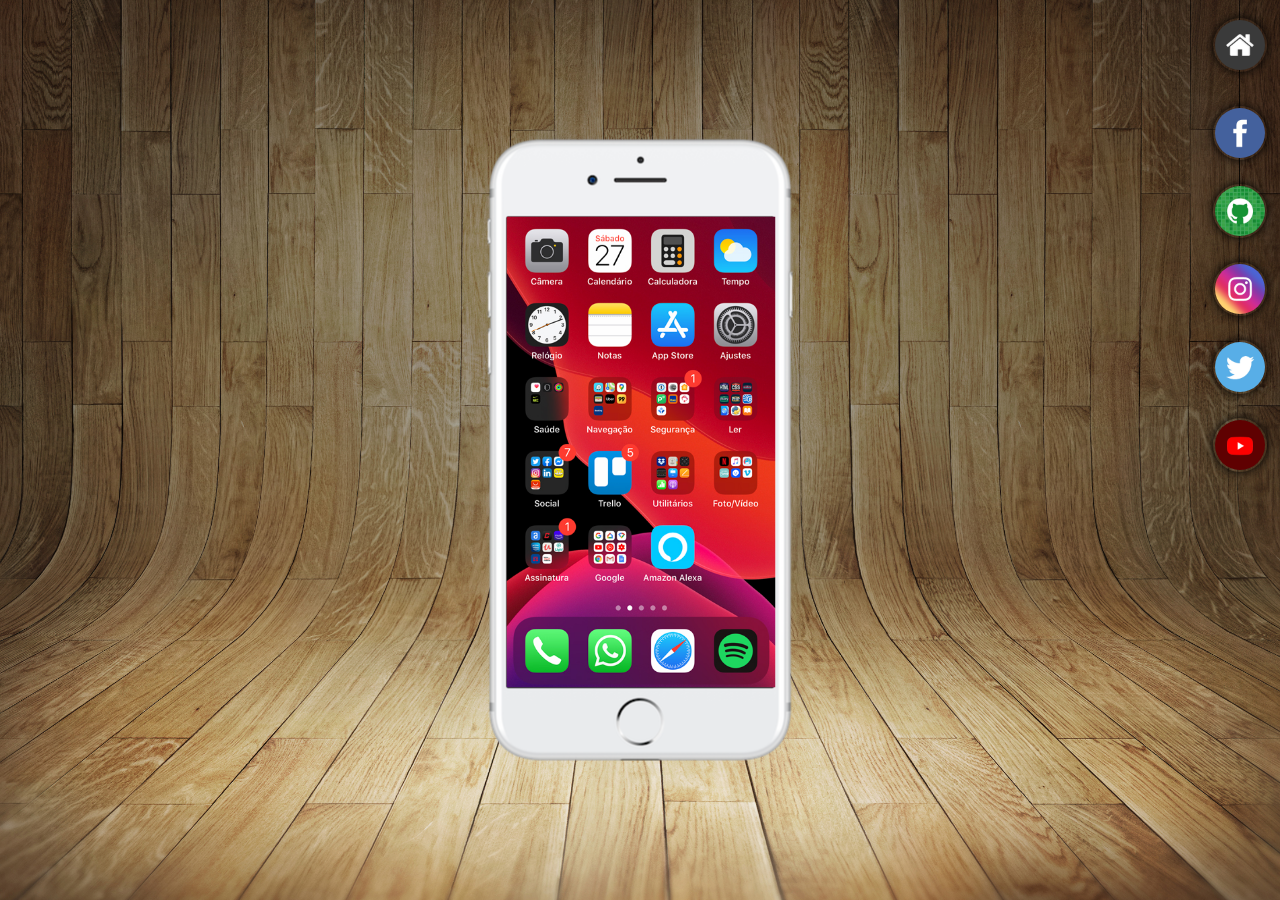
<file: index.html>
<!DOCTYPE html>
<html lang="pt-br">
<head>
    <meta charset="UTF-8">
    <meta name="viewport" content="width=device-width, initial-scale=1.0">
    <title>Projeto Redes Sociais</title>
    <link rel="shortcut icon" href="favicon/favicon.ico" type="image/x-icon">
    <link rel="stylesheet" href="estilos/styles.css">
</head>
<body>
    <main>
        <section id="iphone">
            <iframe src="paginas/home.html"  frameborder="0" name="tela" id="tela"></iframe>
        </section>
        <section id="social">
            <a href="paginas/home.html" target="tela"><img src="imagens/logo-home.jpg" alt="logo-home" id="home"></a>
            <a href="paginas/facebook.html" target="tela"><img src="imagens/logo-facebook.jpg" alt="logo-facebook"></a>
            <a href="paginas/github.html" target="tela"><img src="imagens/logo-github.jpg" alt="logo-github"></a>

            <a href="paginas/instagram.html" target="tela"><img src="imagens/logo-instagram.jpg" alt="logo-instagram"></a>

            <a href="paginas/twitter.html" target="tela"><img src="imagens/logo-twitter.jpg" alt="logo-twitter"></a>

            <a href="paginas/youtube.html" target="tela"><img src="imagens/logo-youtube.jpg" alt="logo-youtube"></a>
        </section>
    </main>
</body>
</html>
</file>
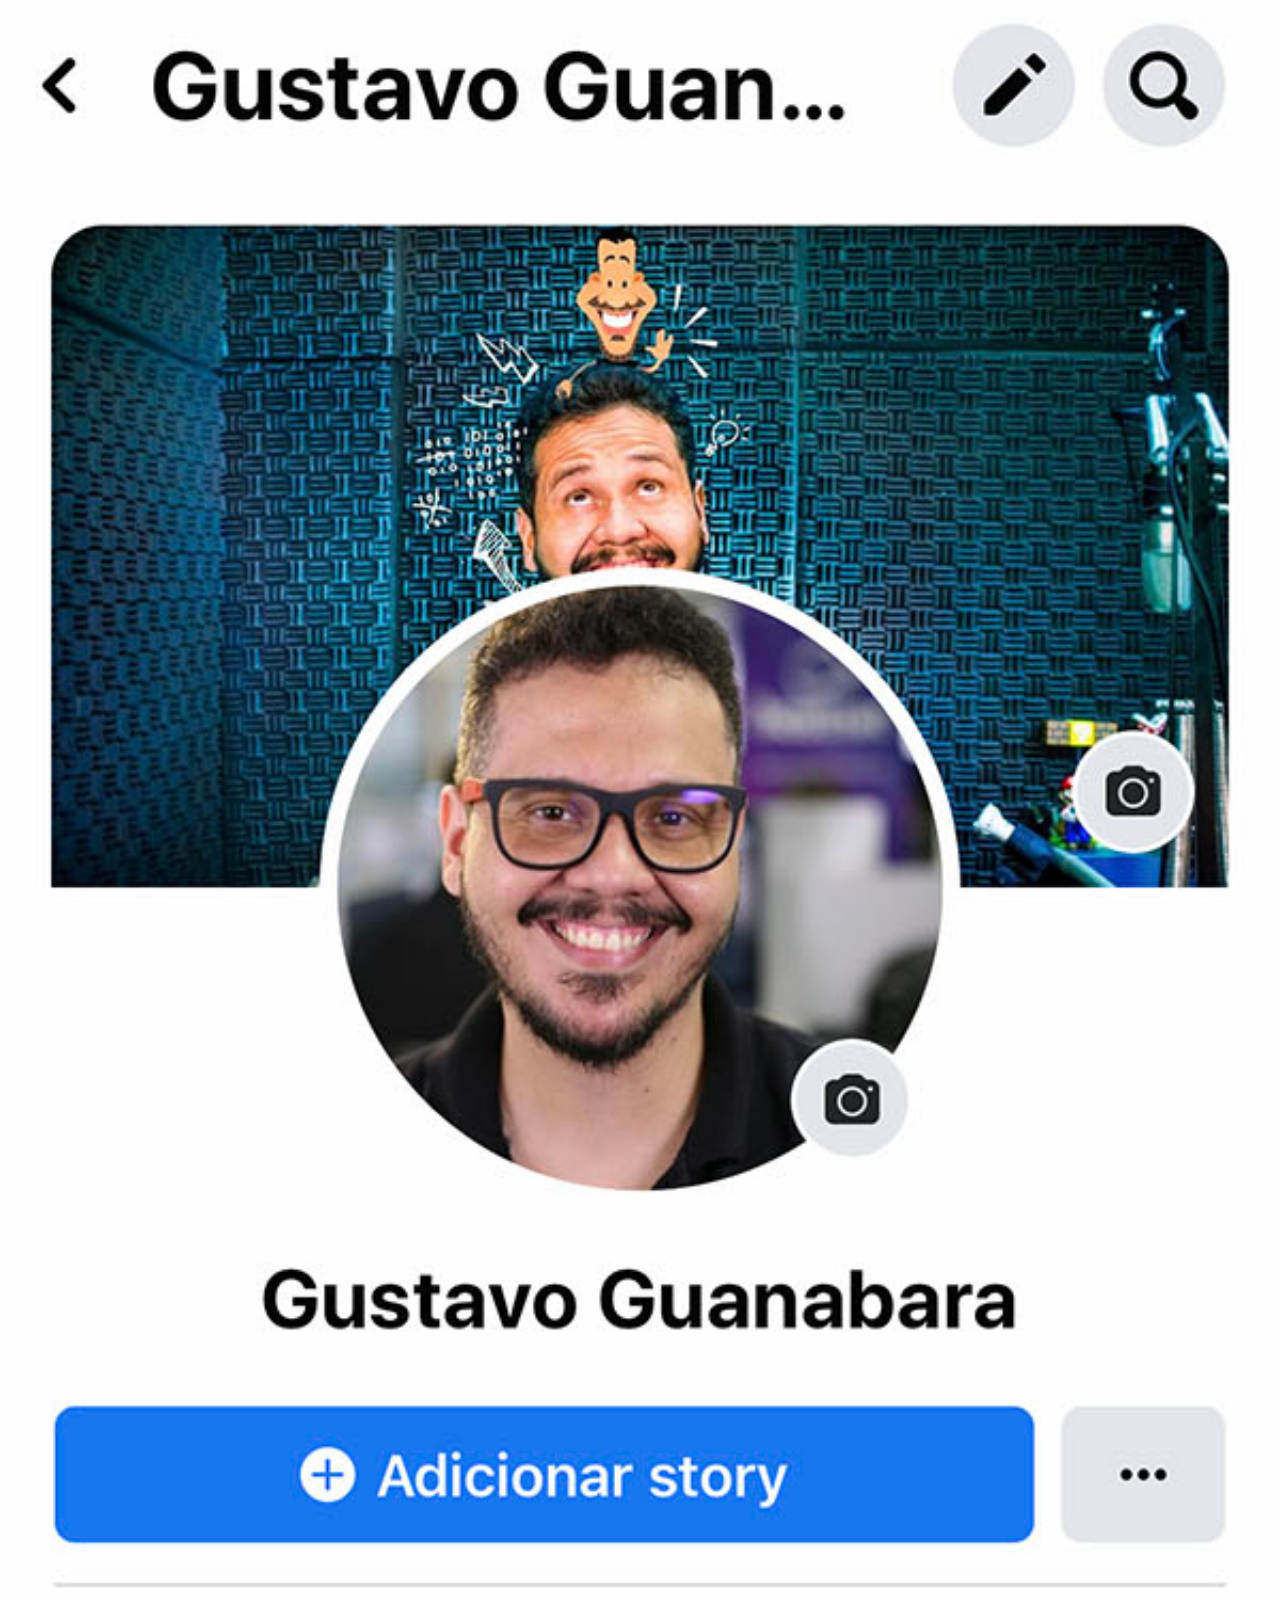
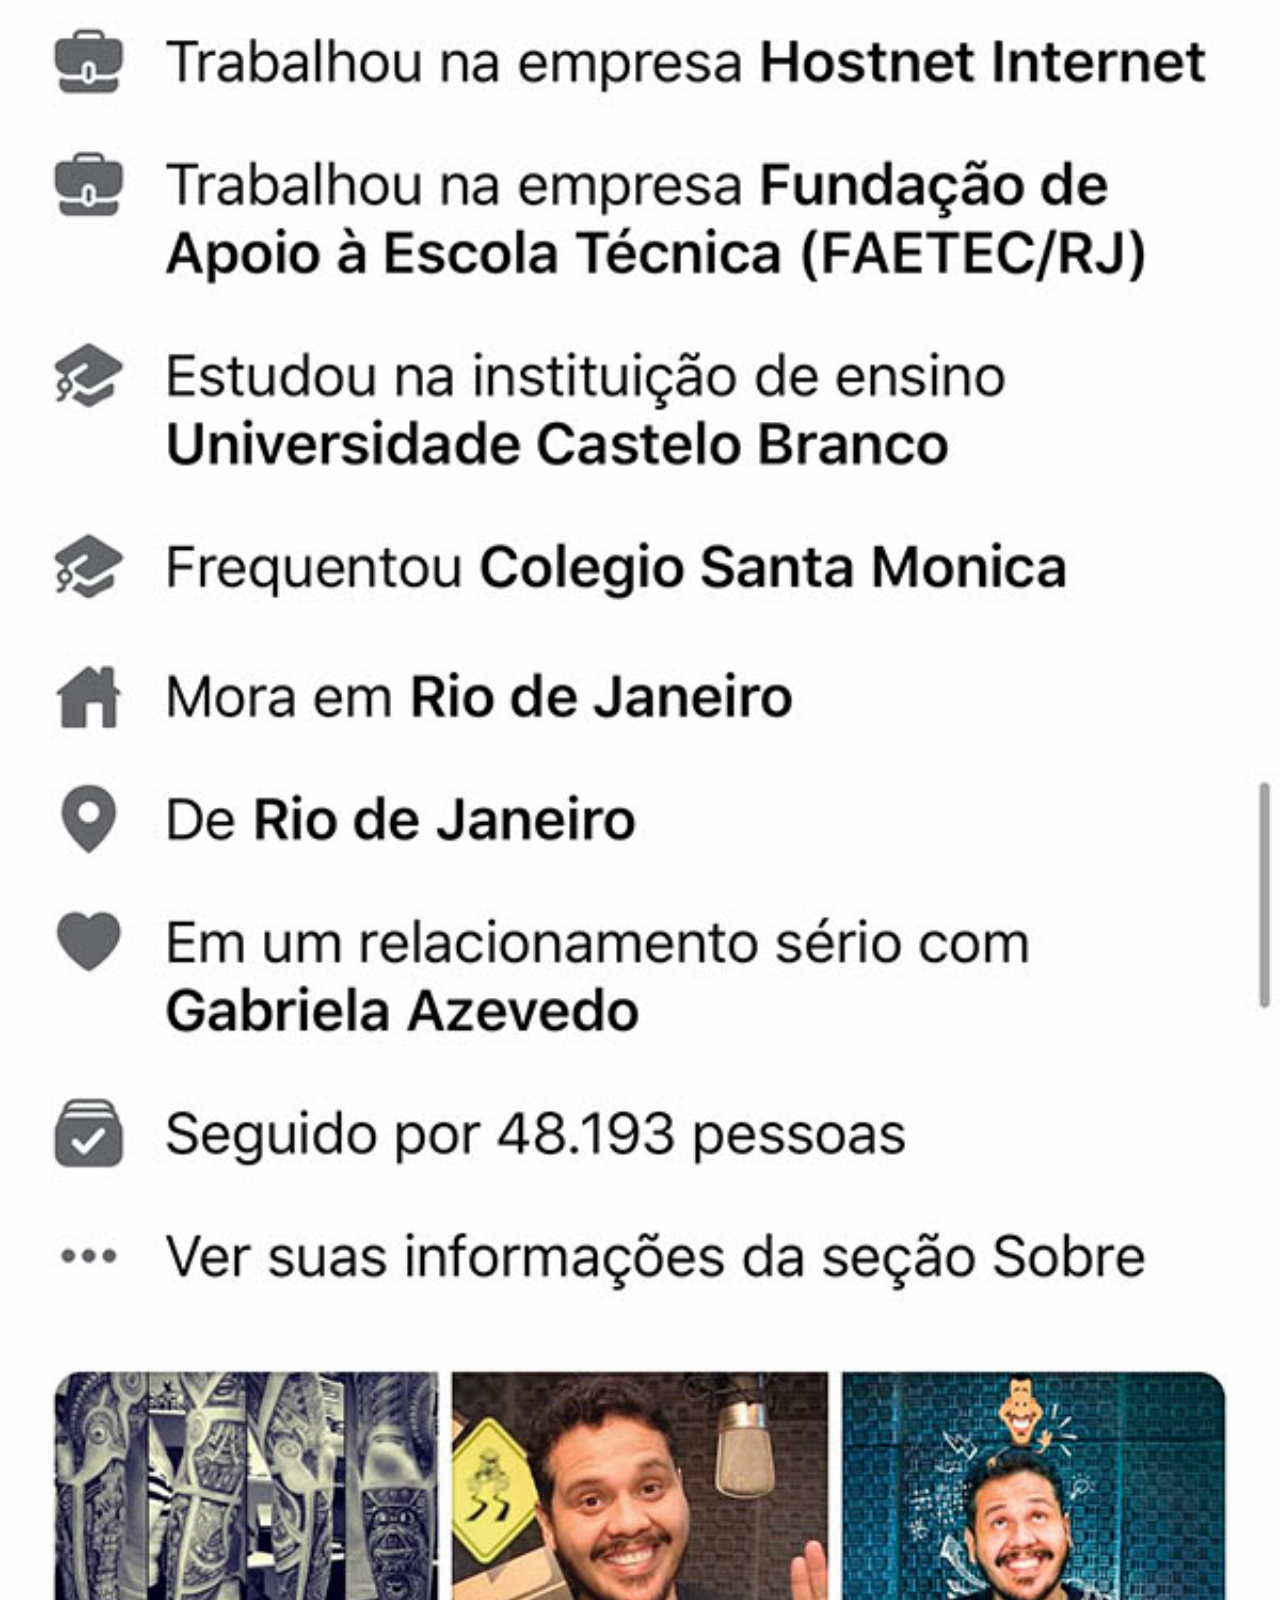
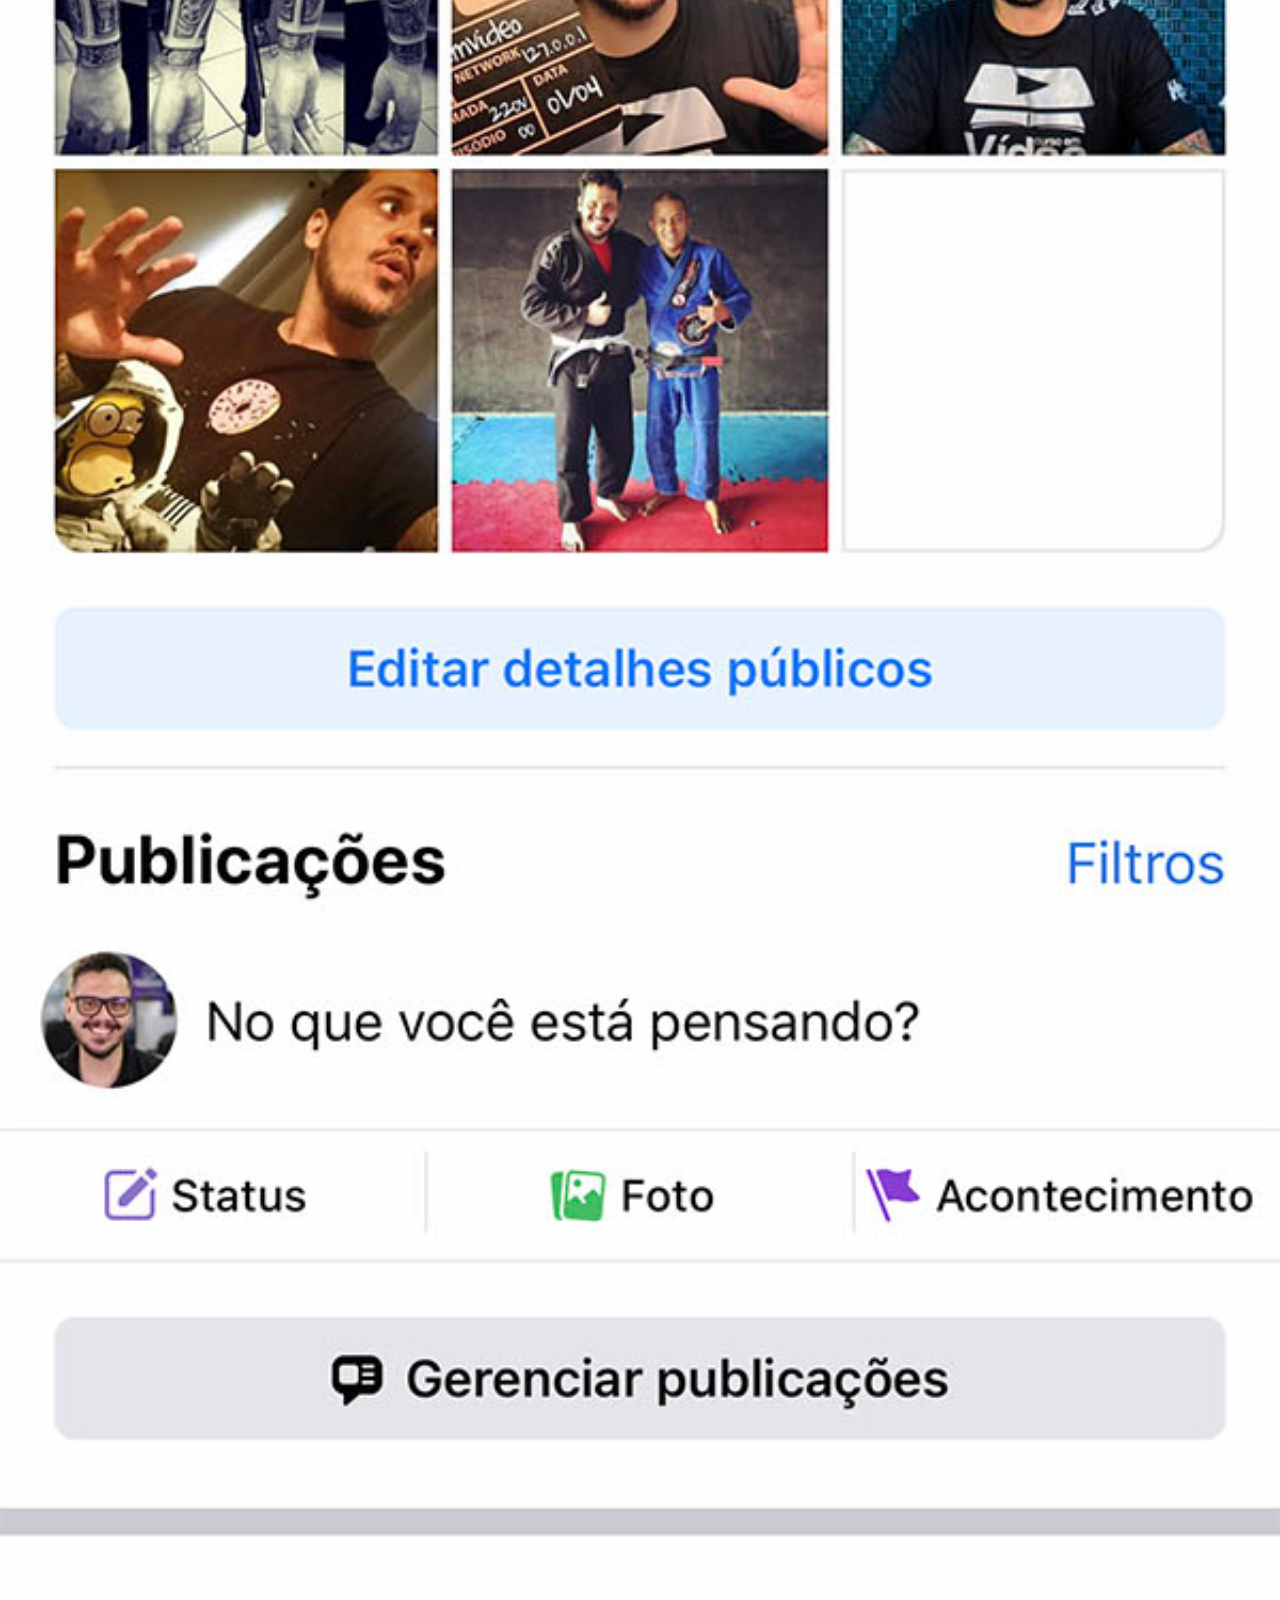
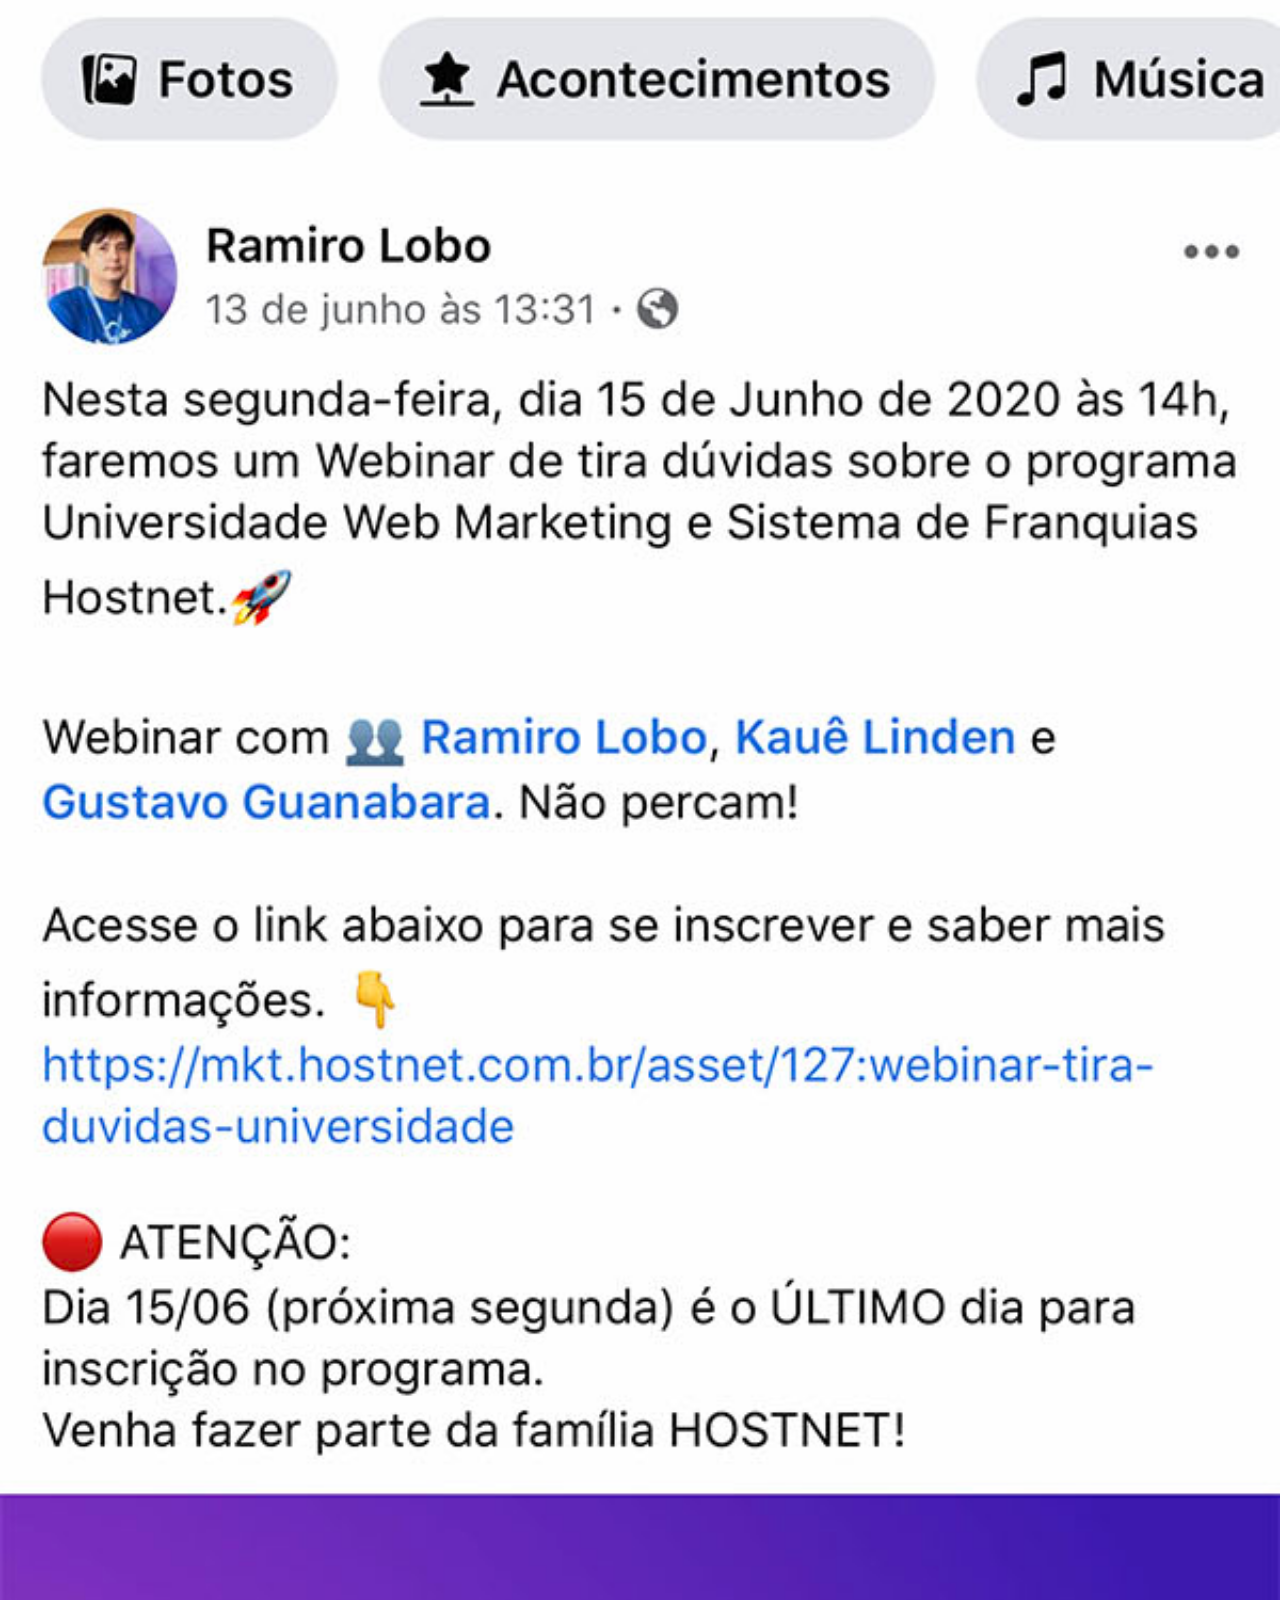
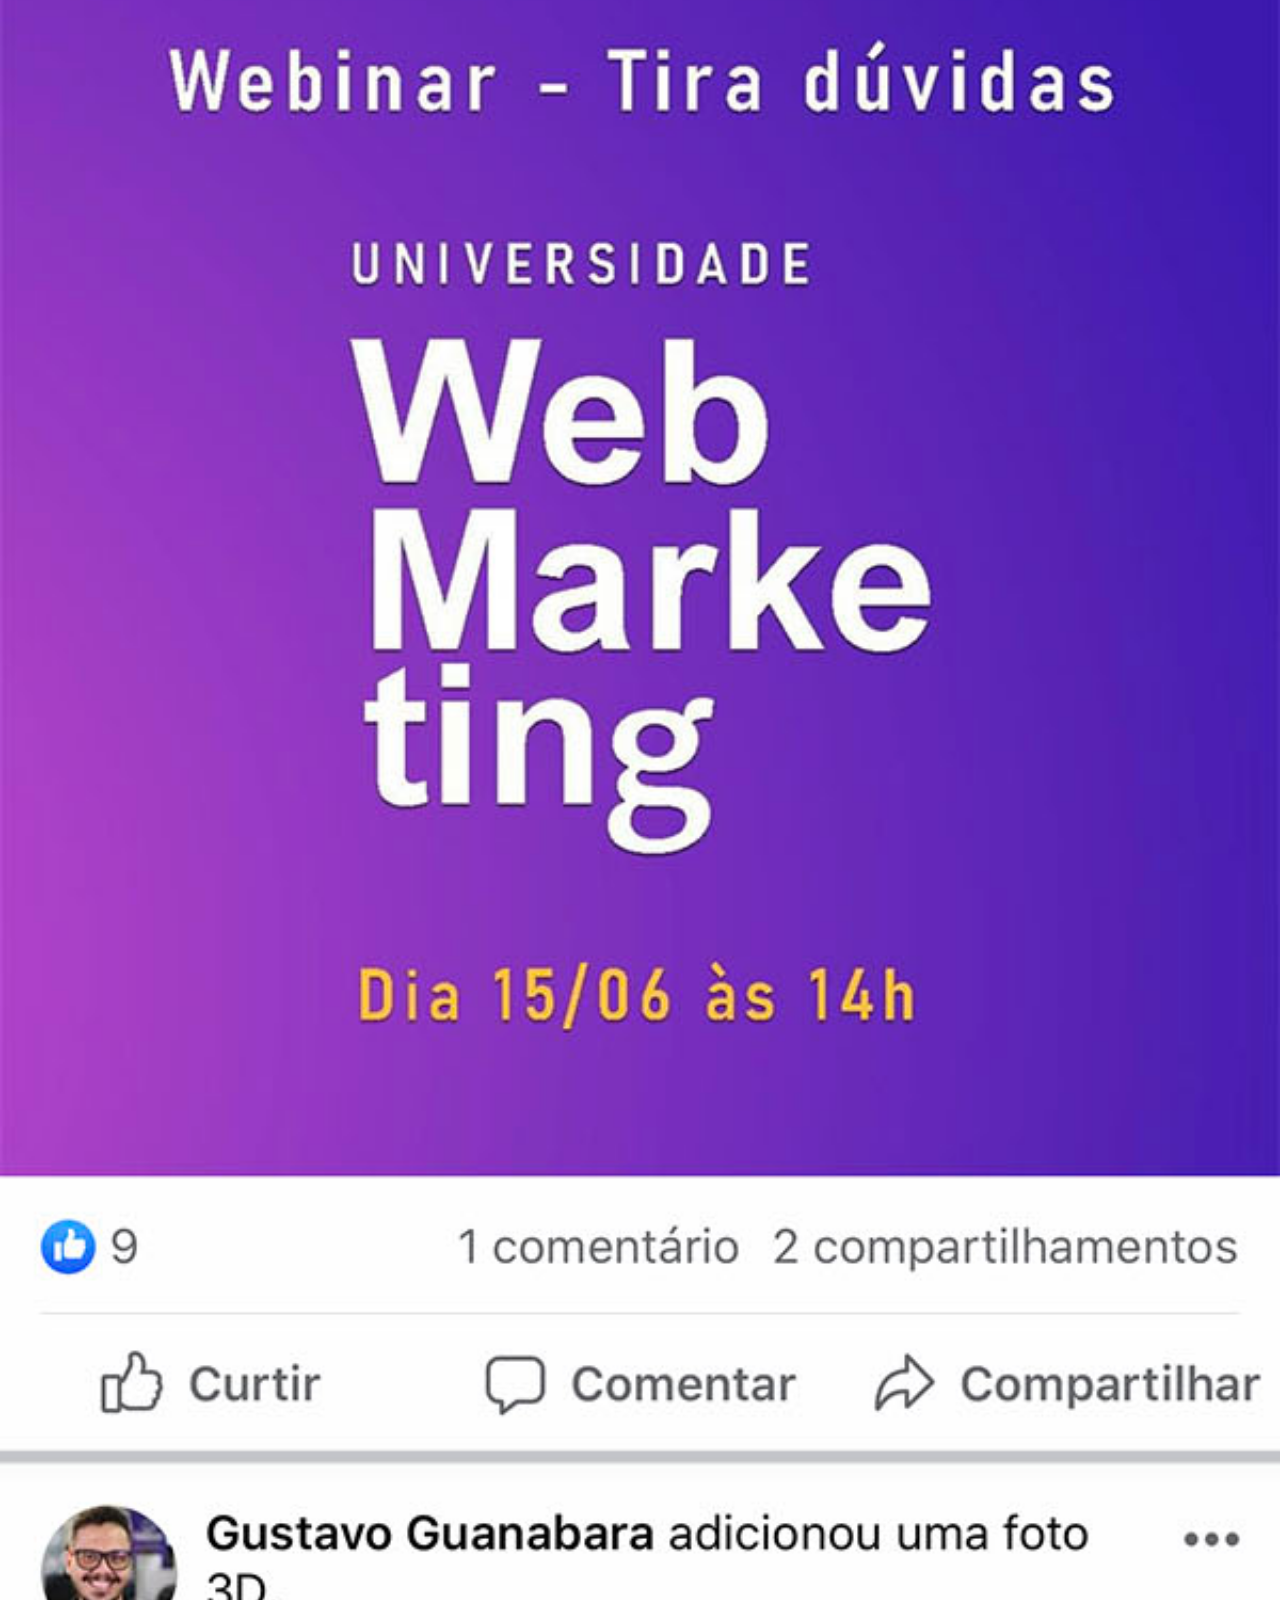
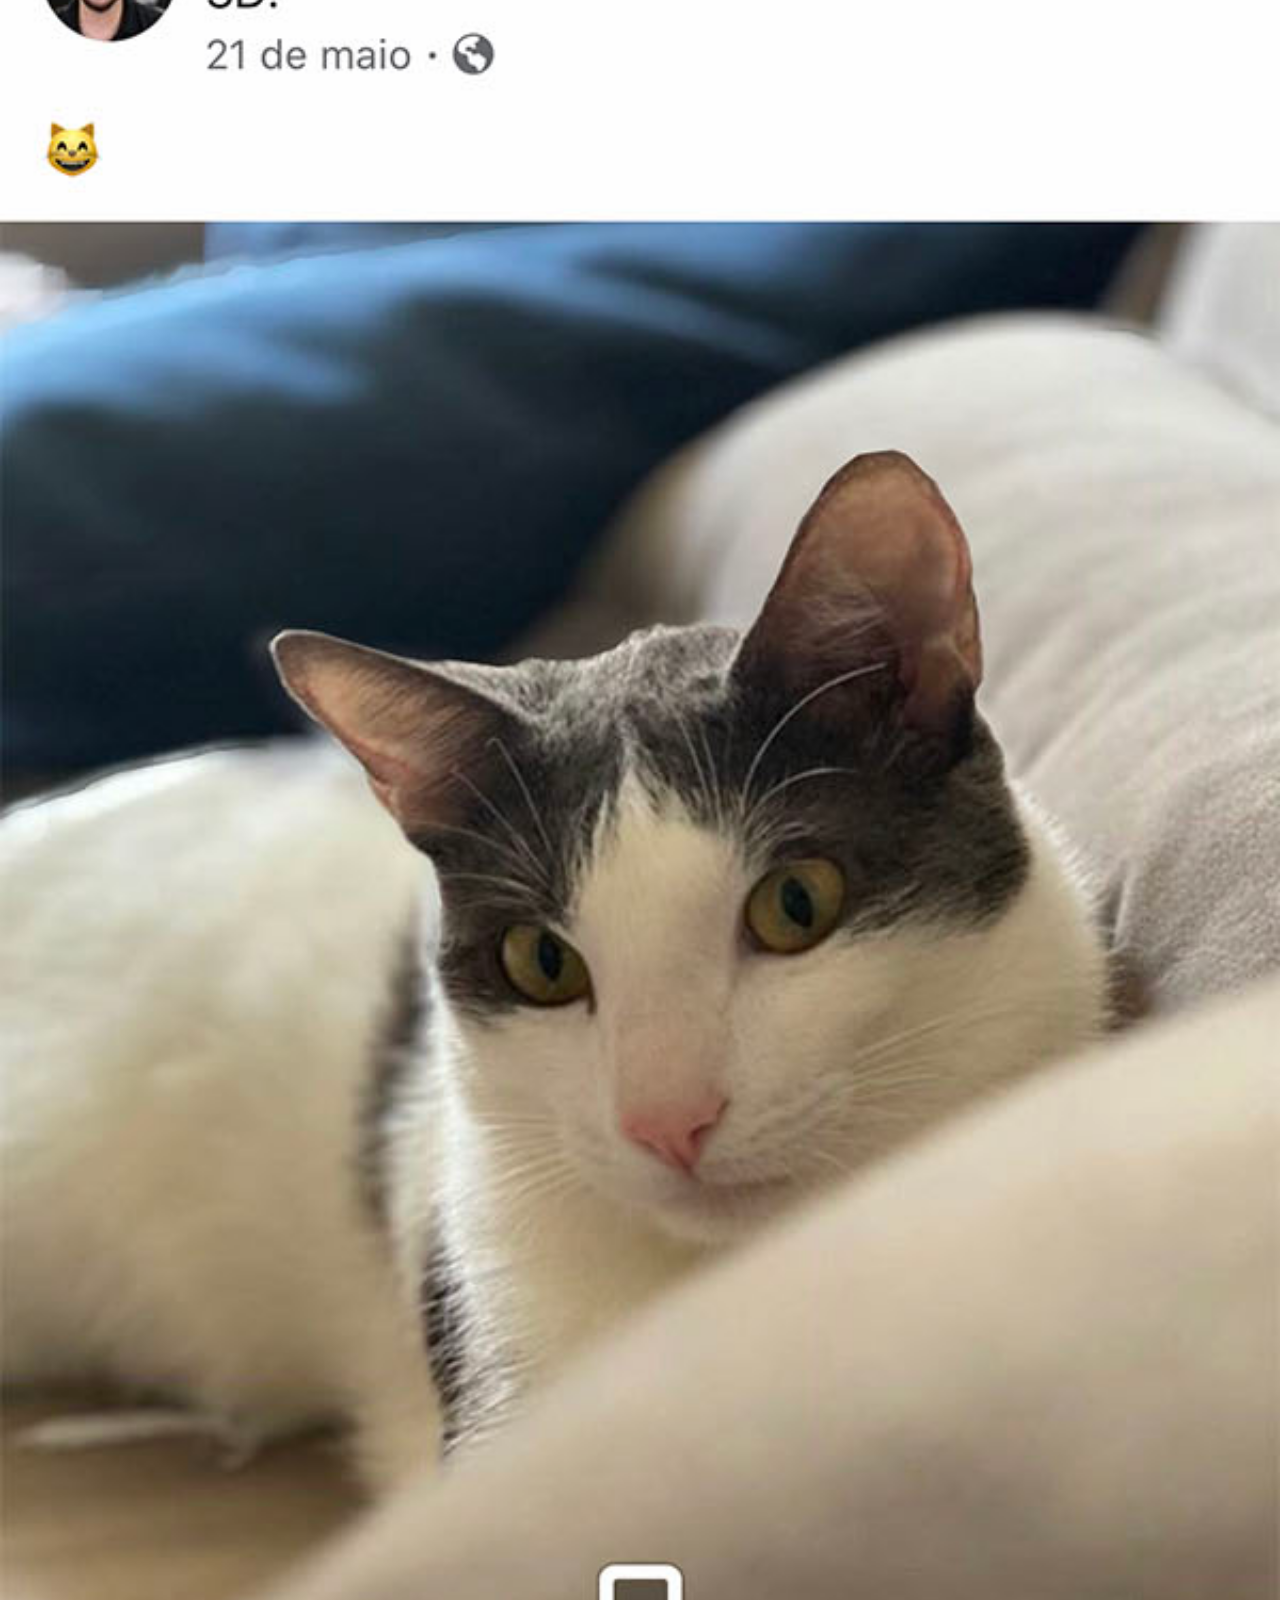
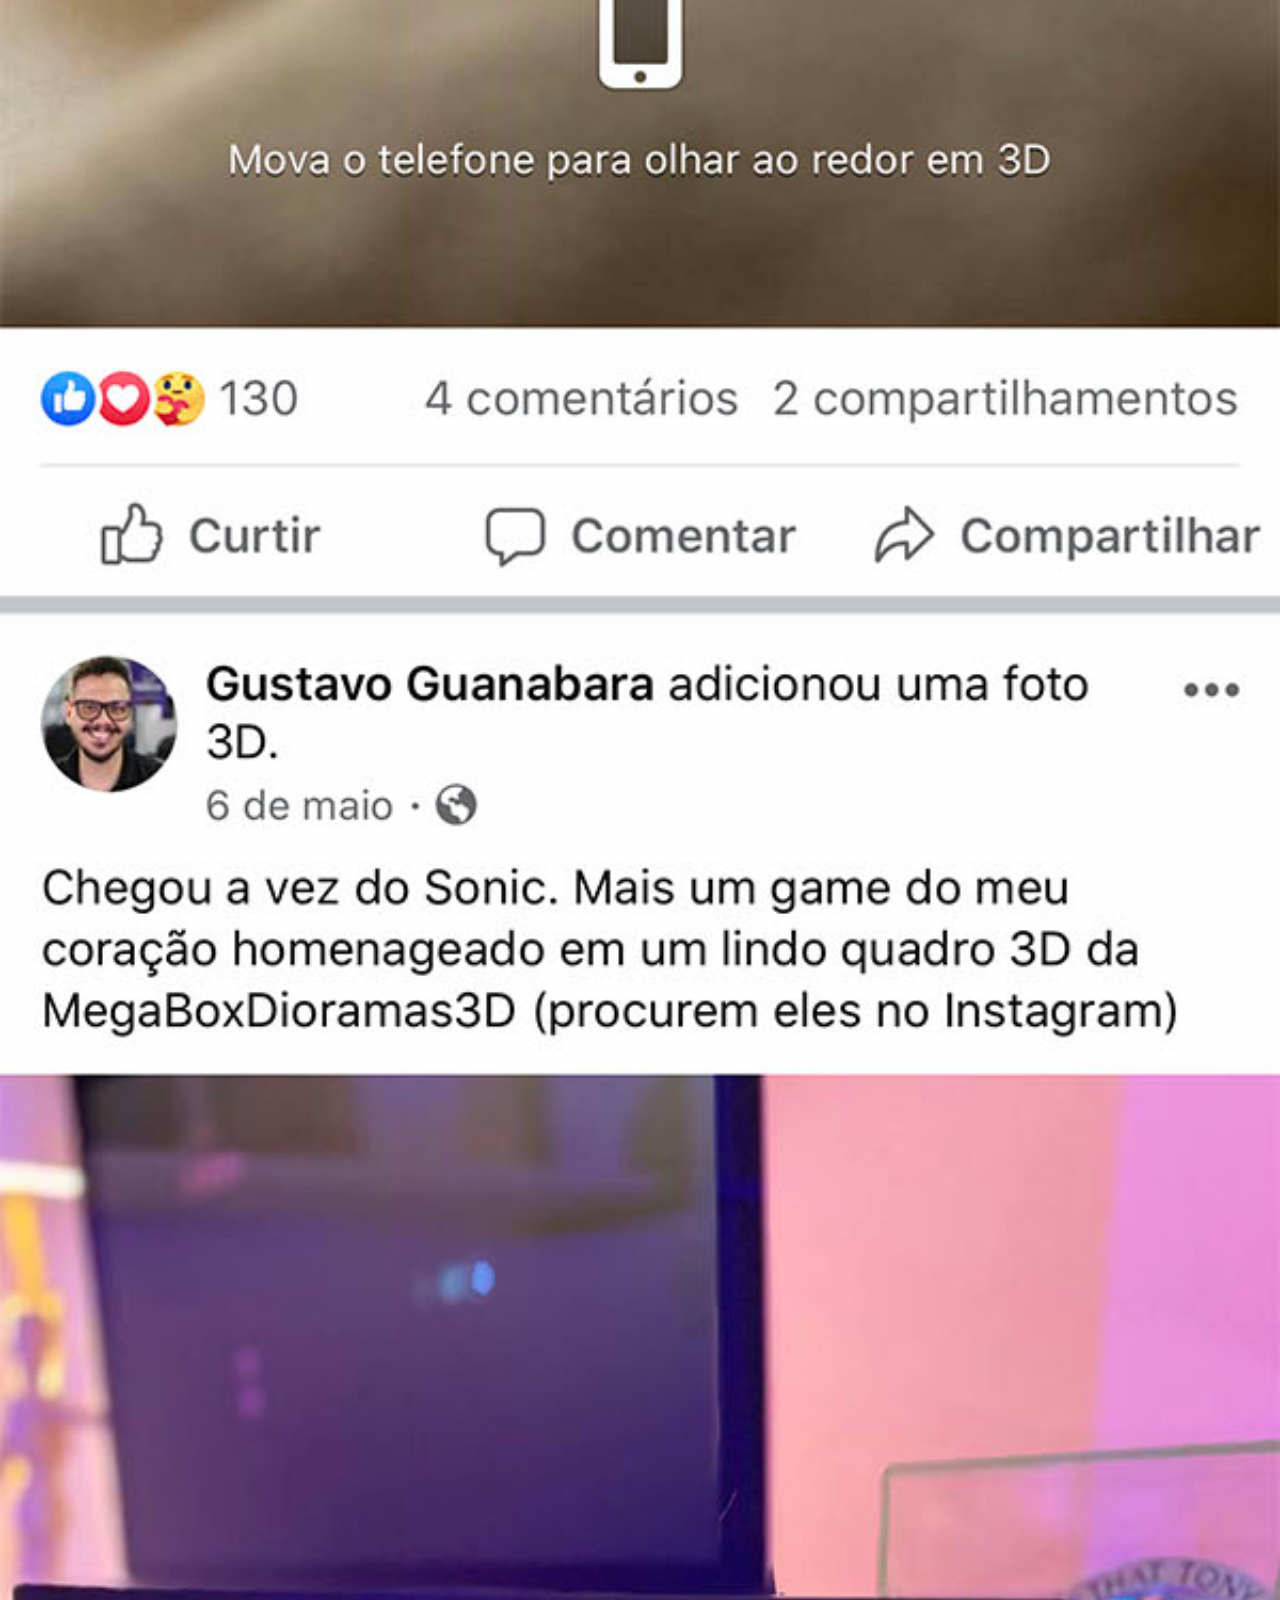
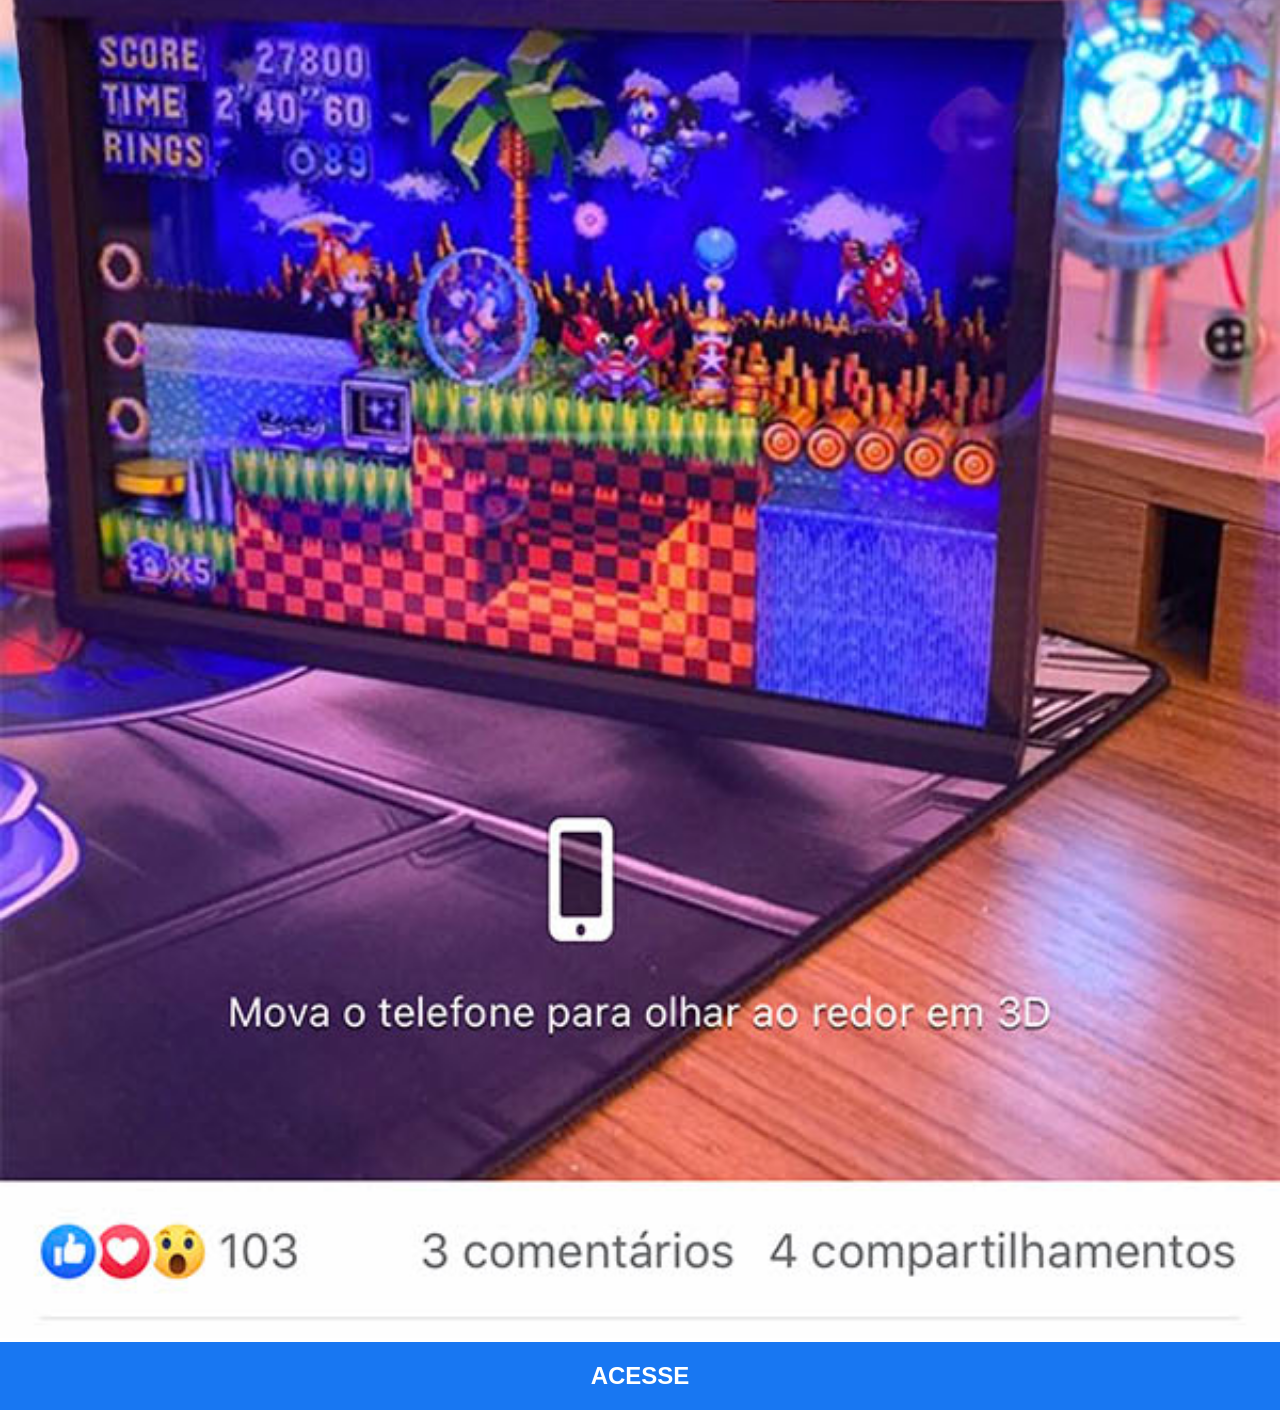
<file: paginas/facebook.html>
<!DOCTYPE html>
<html lang="pt-br">
<head>
    <meta charset="UTF-8">
    <meta name="viewport" content="width=device-width, initial-scale=1.0">
    <title>Tela Facebook</title>
    <style>
        * {
            margin: 0px;
            padding: 0px;
            font-family: Arial, Helvetica, sans-serif;
        }
        body::-webkit-scrollbar {
            display: None;

        }
        img {
            width: 100%;
            

        }
        a {
            display: block;
            padding: 20px;
            font-size: x-large;
            text-align: center;
            background-color: #1877F2;
            text-decoration: none;
            color: white;
            font-weight: bold;
        }
        a:hover {
            background-color: blue;
        }

    </style>
</head>
<body>
    <img src="../imagens/tela-facebook.jpg" alt="tela-facebook">
    <p><a href="https://www.facebook.com/gustavoguanabara/" target="_blank">ACESSE</a></p>
</body>
</html>
</file>
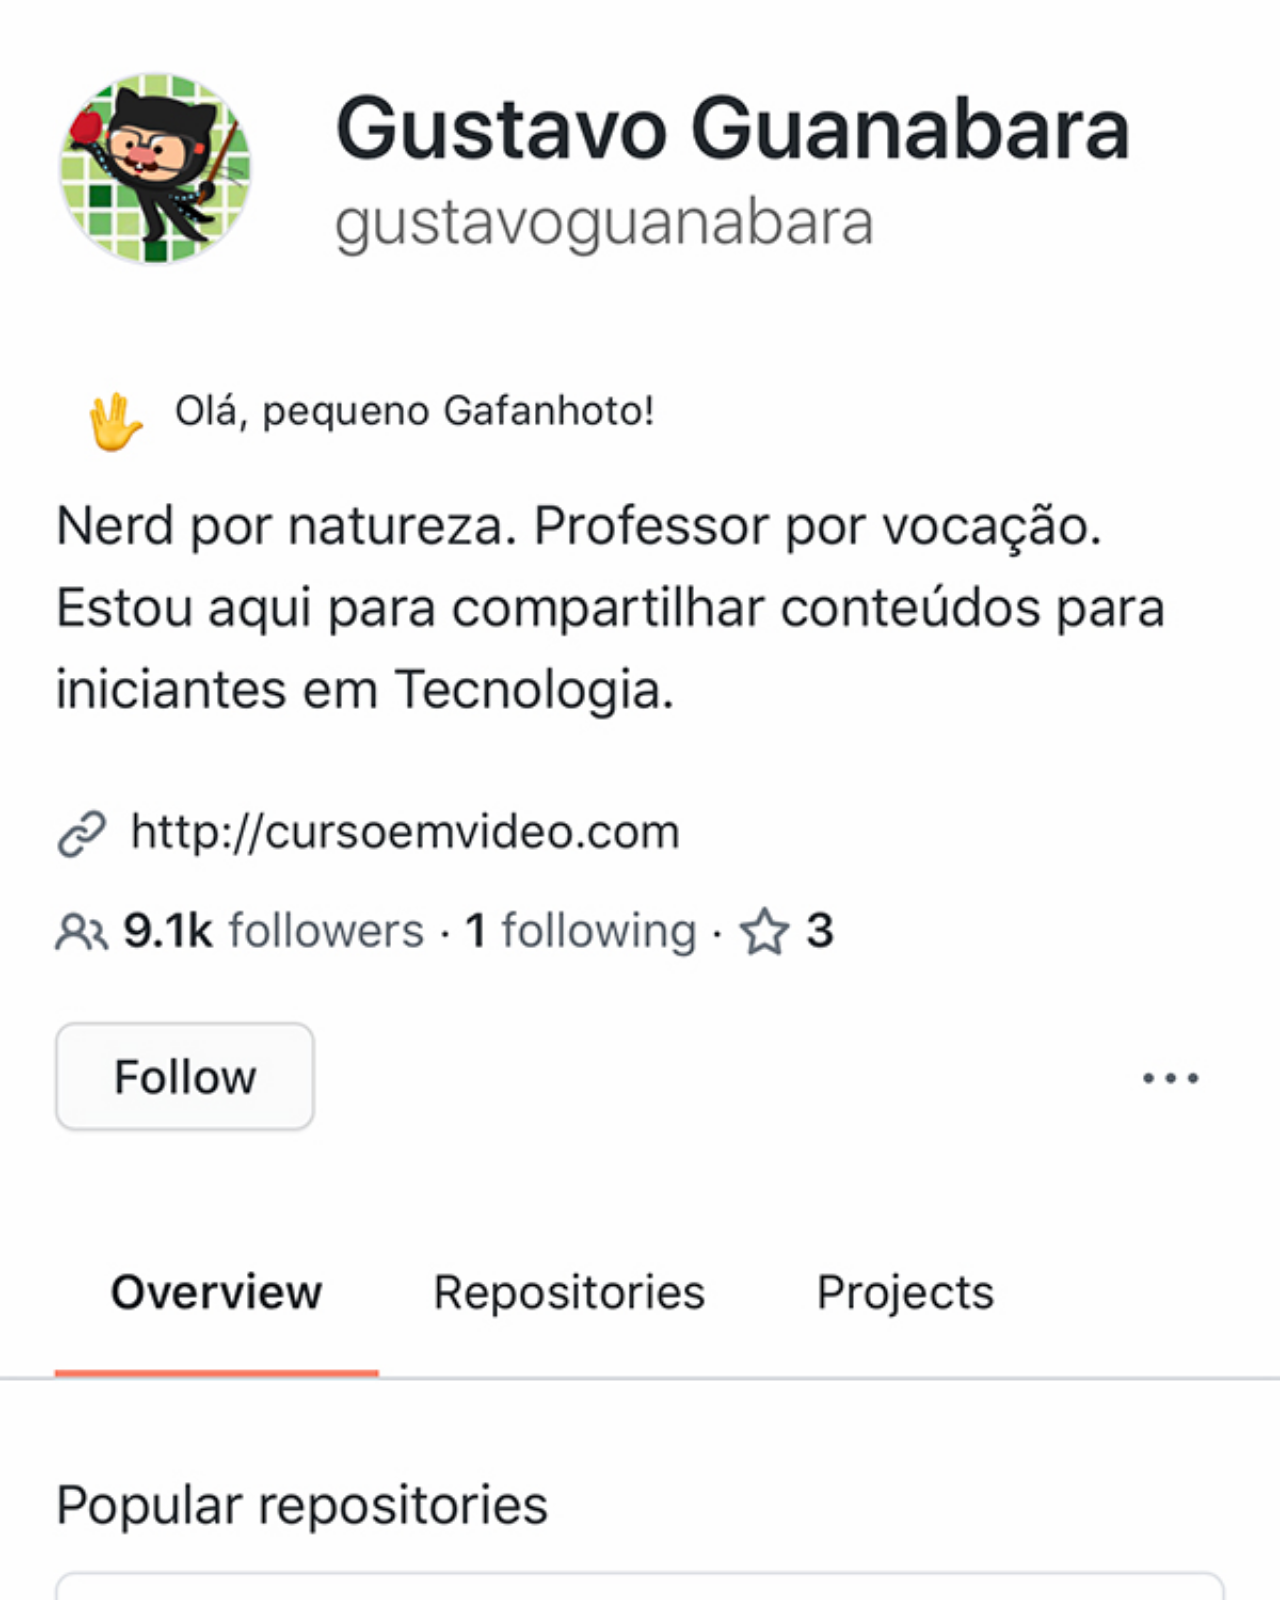
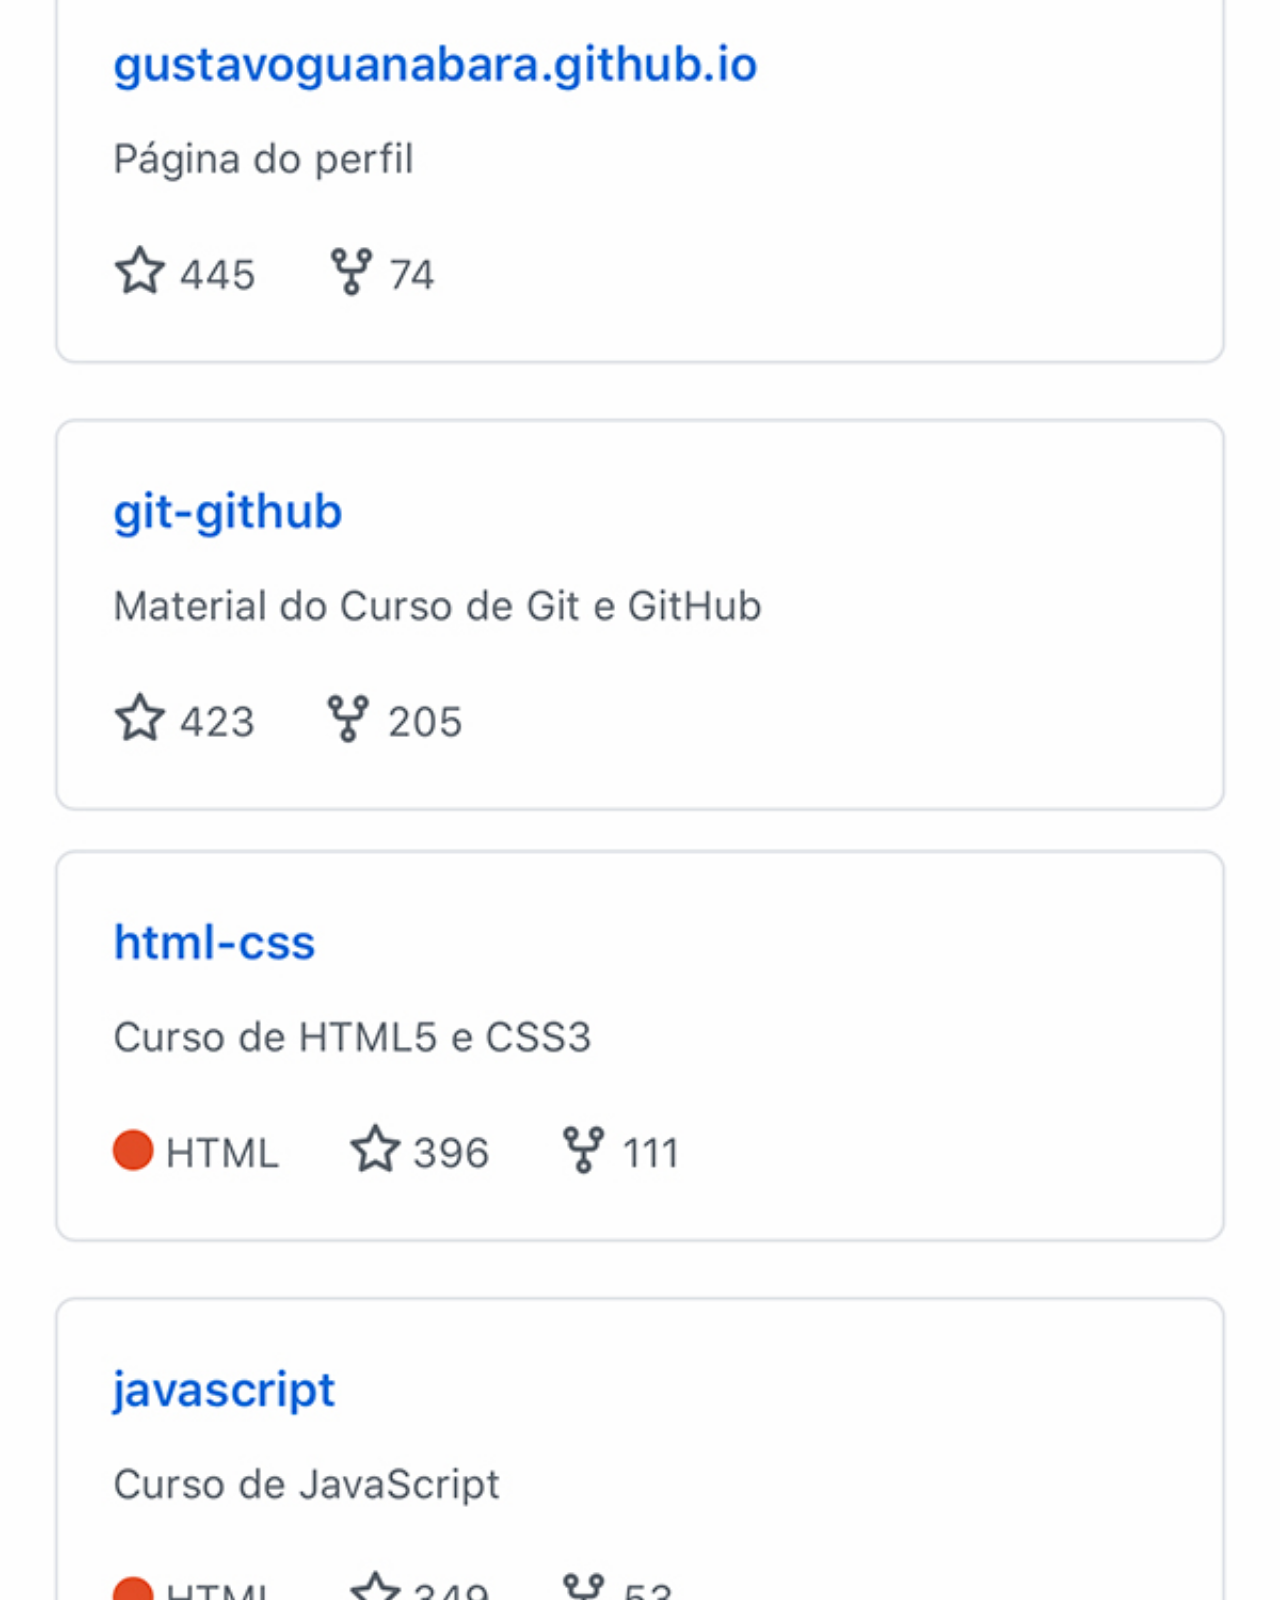
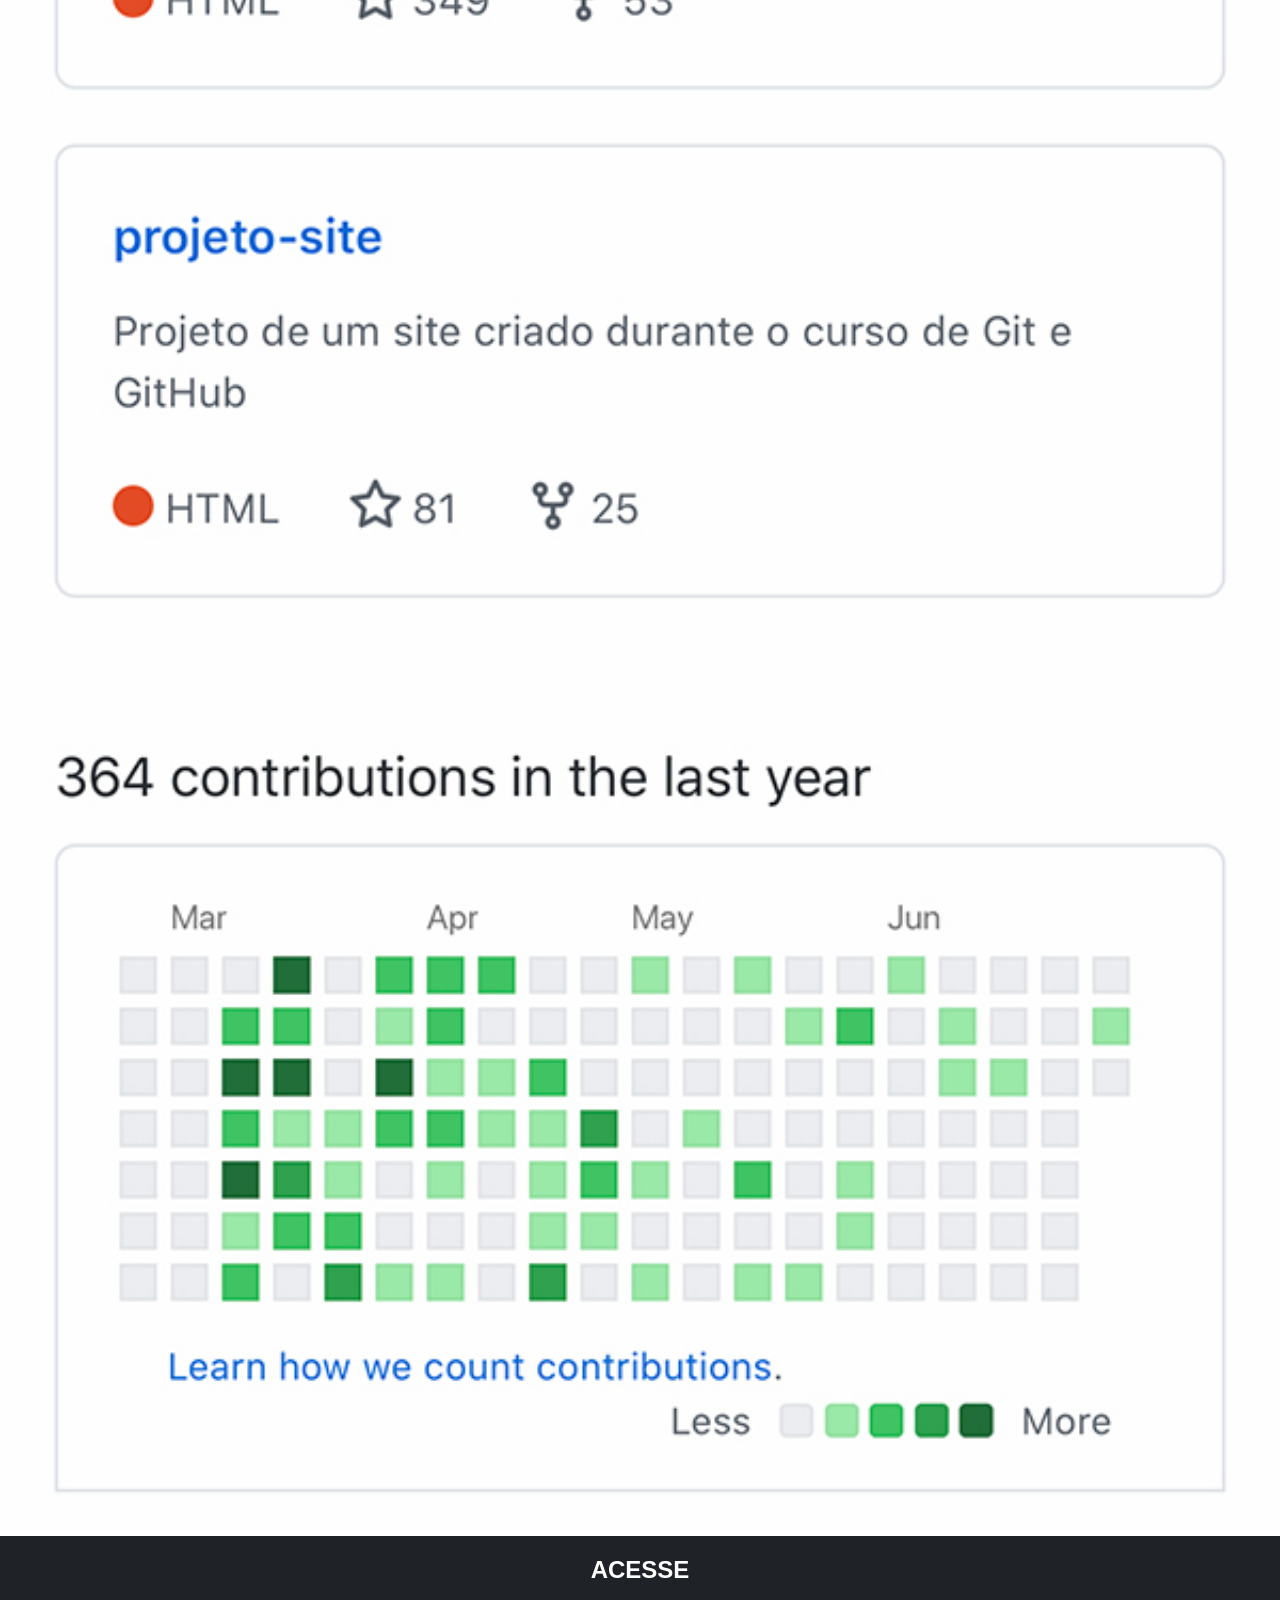
<file: paginas/github.html>
<!DOCTYPE html>
<html lang="pt-br">
<head>
    <meta charset="UTF-8">
    <meta name="viewport" content="width=device-width, initial-scale=1.0">
    <title>Tela github</title>
    <style>
        * {
            margin: 0px;
            padding: 0px;
            font-family: Arial, Helvetica, sans-serif;
        }
        body::-webkit-scrollbar {
            display: none;
        }
        img {
            width: 100%;
        }
        a {
            display: block;
            padding: 20px;
            font-size: x-large;
            text-align: center;
            background-color:  #1f2328;
            text-decoration: none;
            font-weight: bold;
            color: white;
        }
        a:hover {
            background-color: black;
        }
    </style>
</head>
<body>
    <img src="../imagens/tela-github.jpg" alt="tela-github">
    <a href="https://github.com/gustavoguanabara" target="_blank">ACESSE</a>
</body>
</html>
</file>
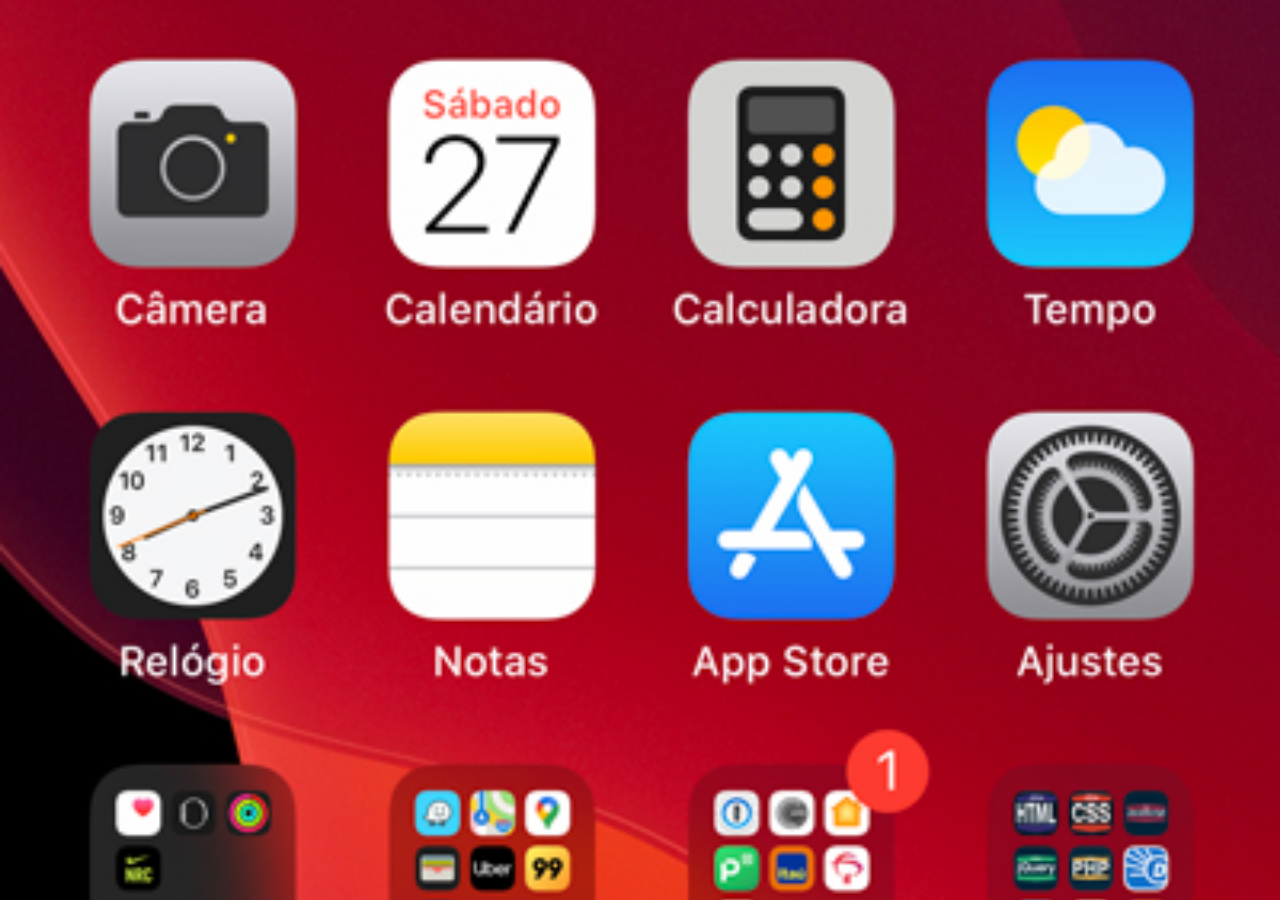
<file: paginas/home.html>
<!DOCTYPE html>
<html lang="pt-br">
<head>
    <meta charset="UTF-8">
    <meta name="viewport" content="width=device-width, initial-scale=1.0">
    <title>Tela home</title>
    <style>
        * {
            margin: 0px;
            padding: 0px;
        }
        body {
            width: 100vw;
            height: 100vh;
            background-image: url('../imagens/tela-home.jpg');
            background-position: top center;
            background-size: cover;
        }
    </style>
</head>
<body>
    
</body>
</html>
</file>
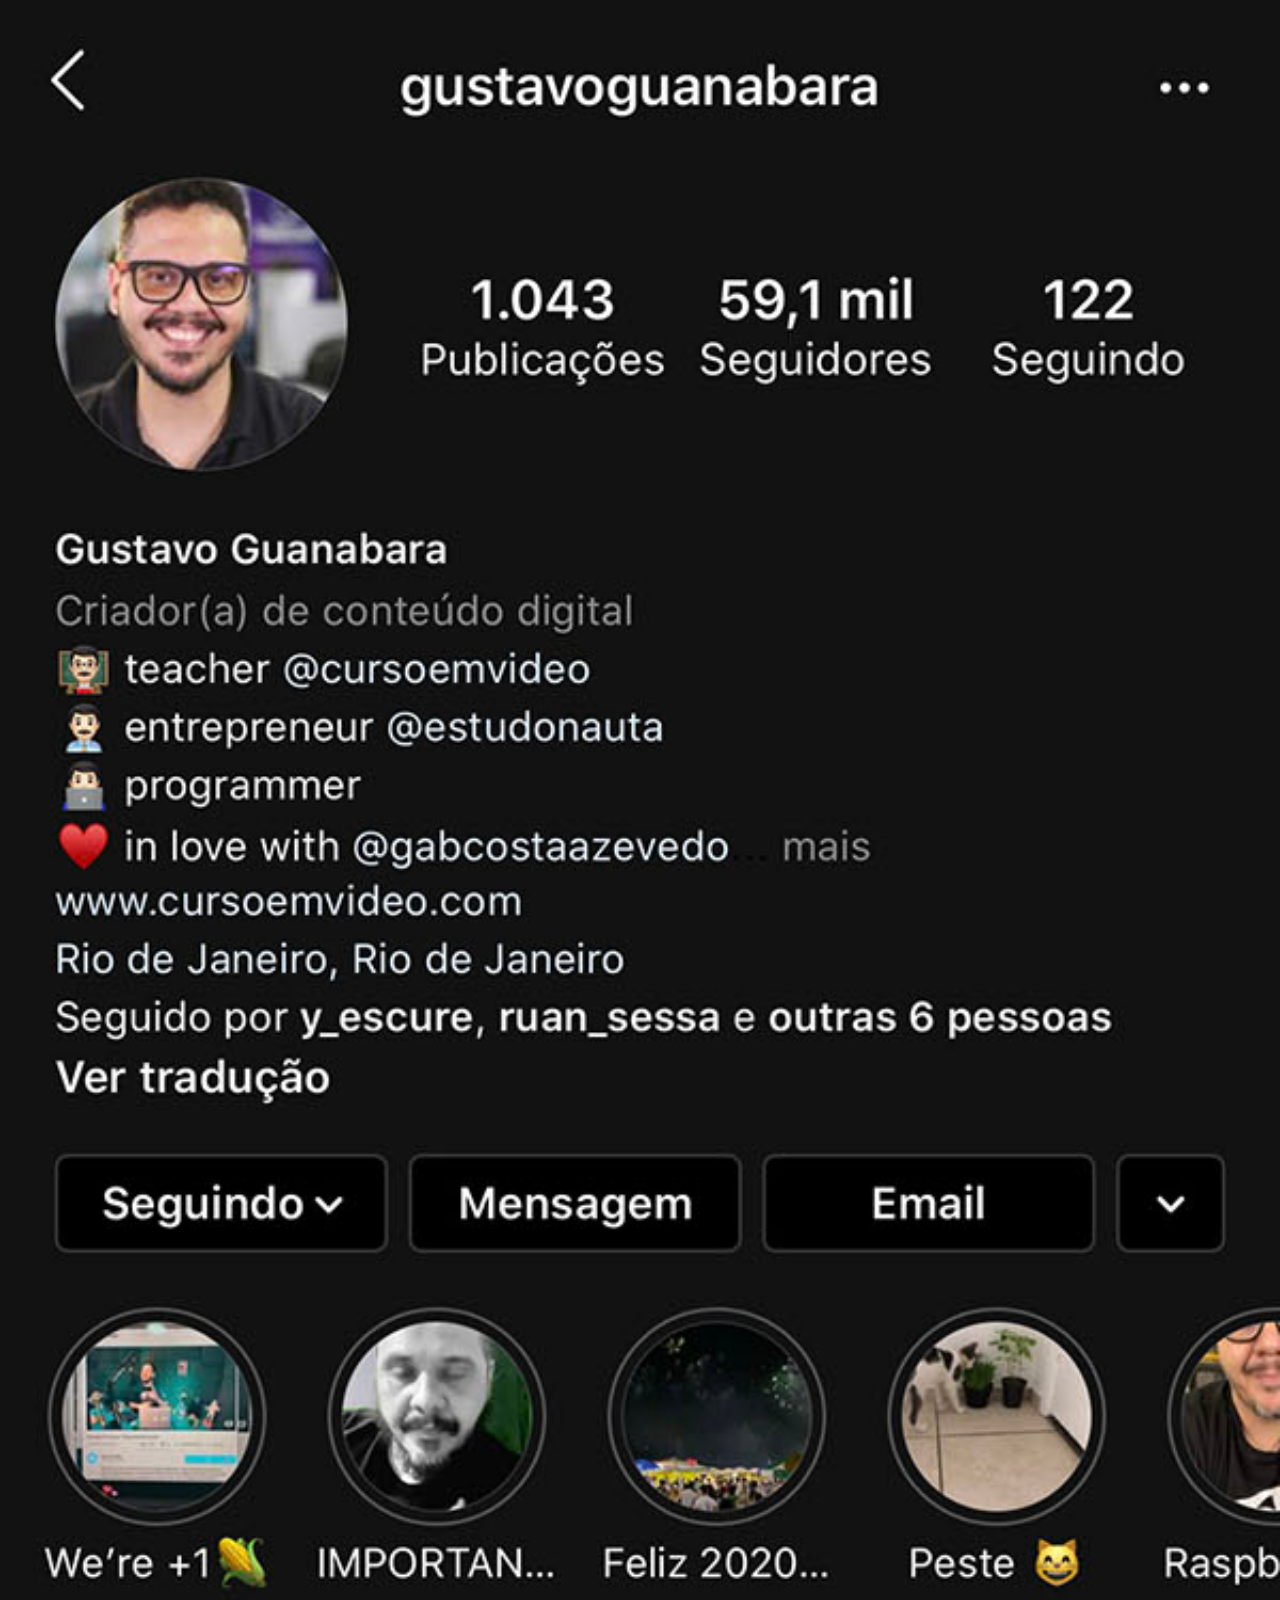
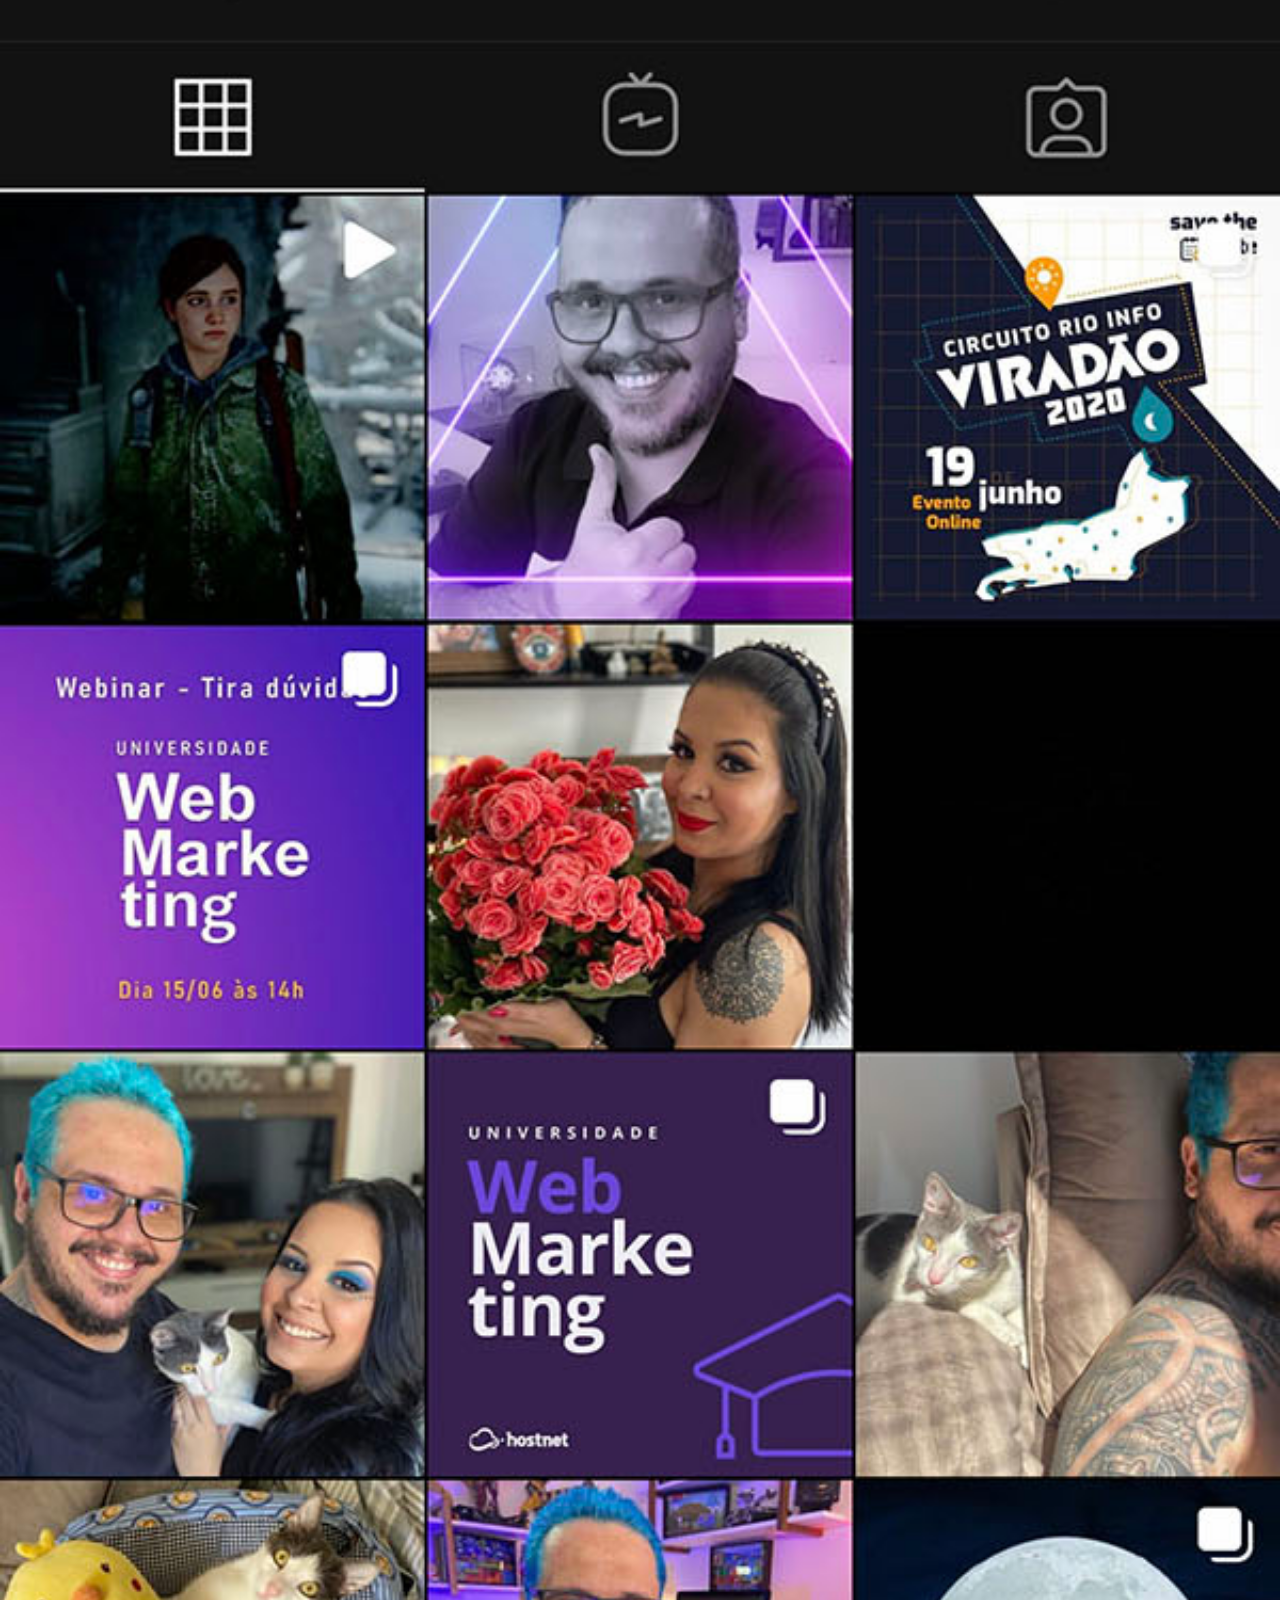
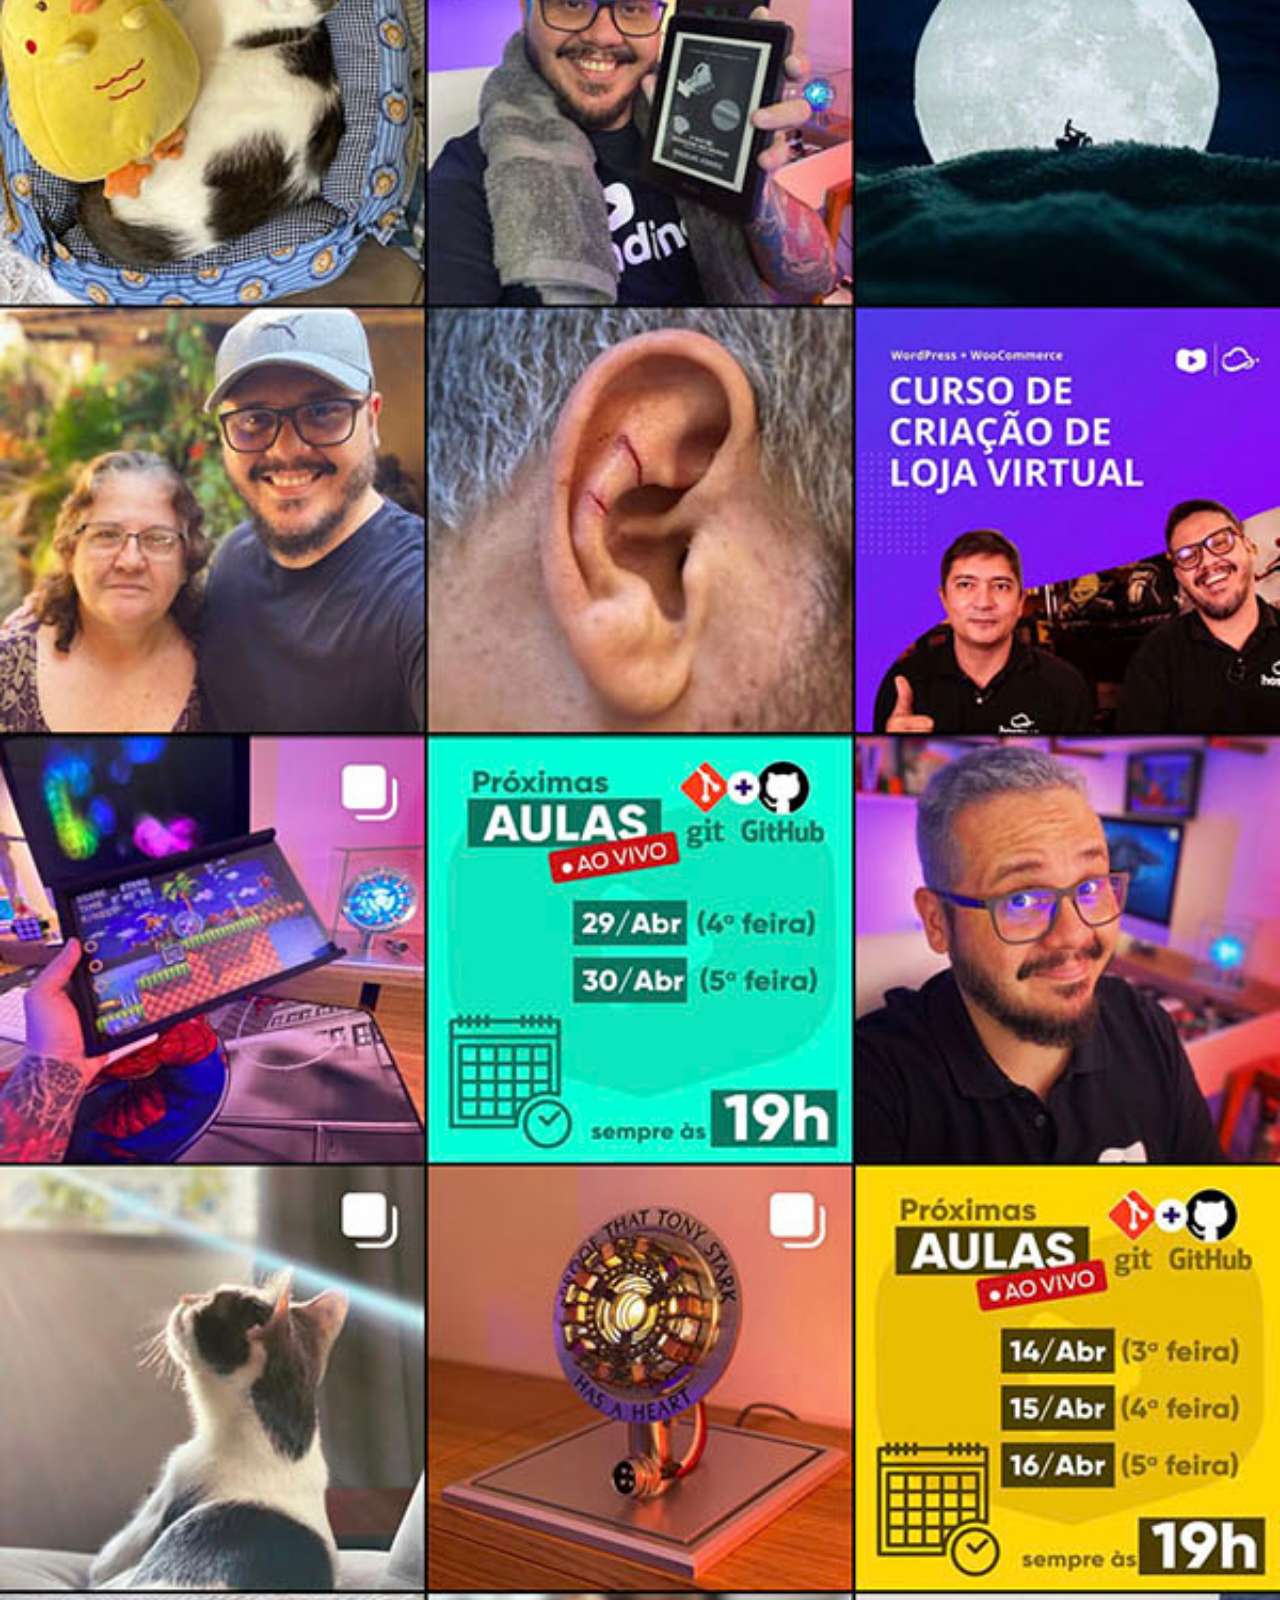
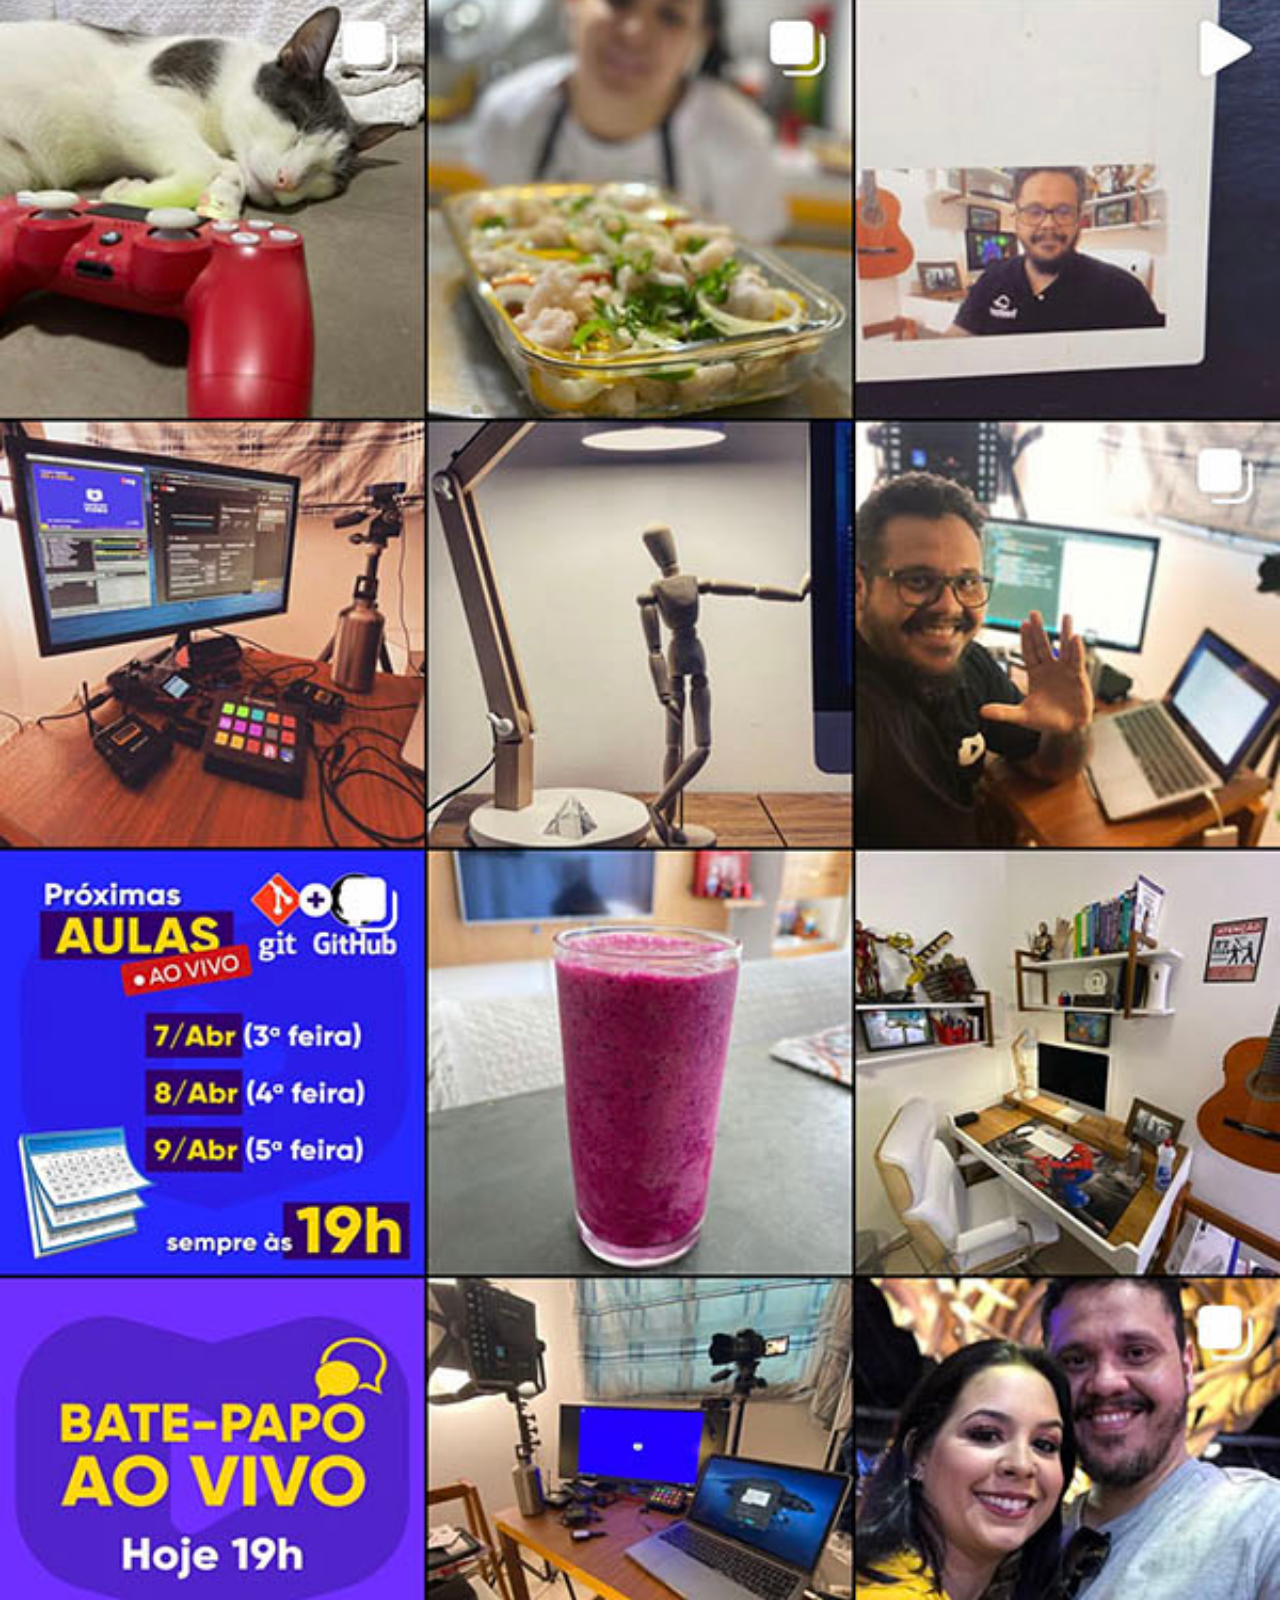
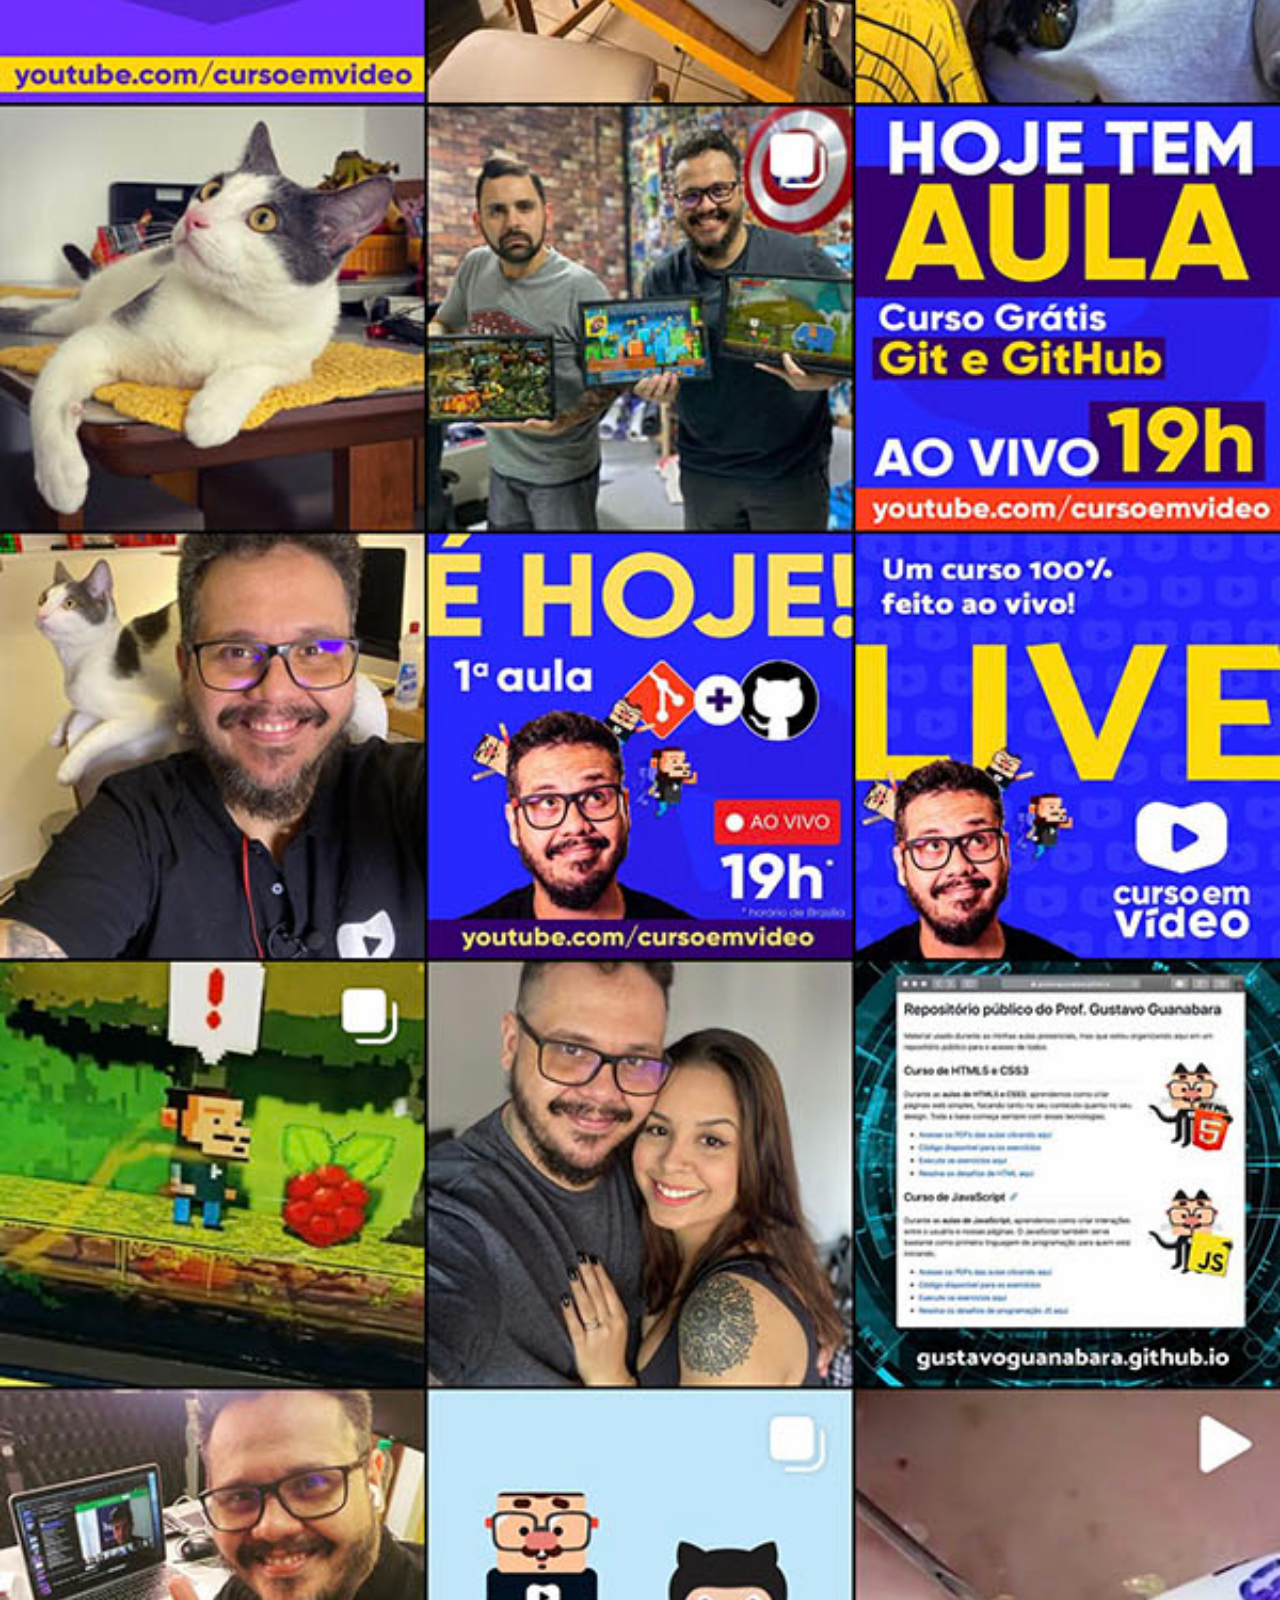
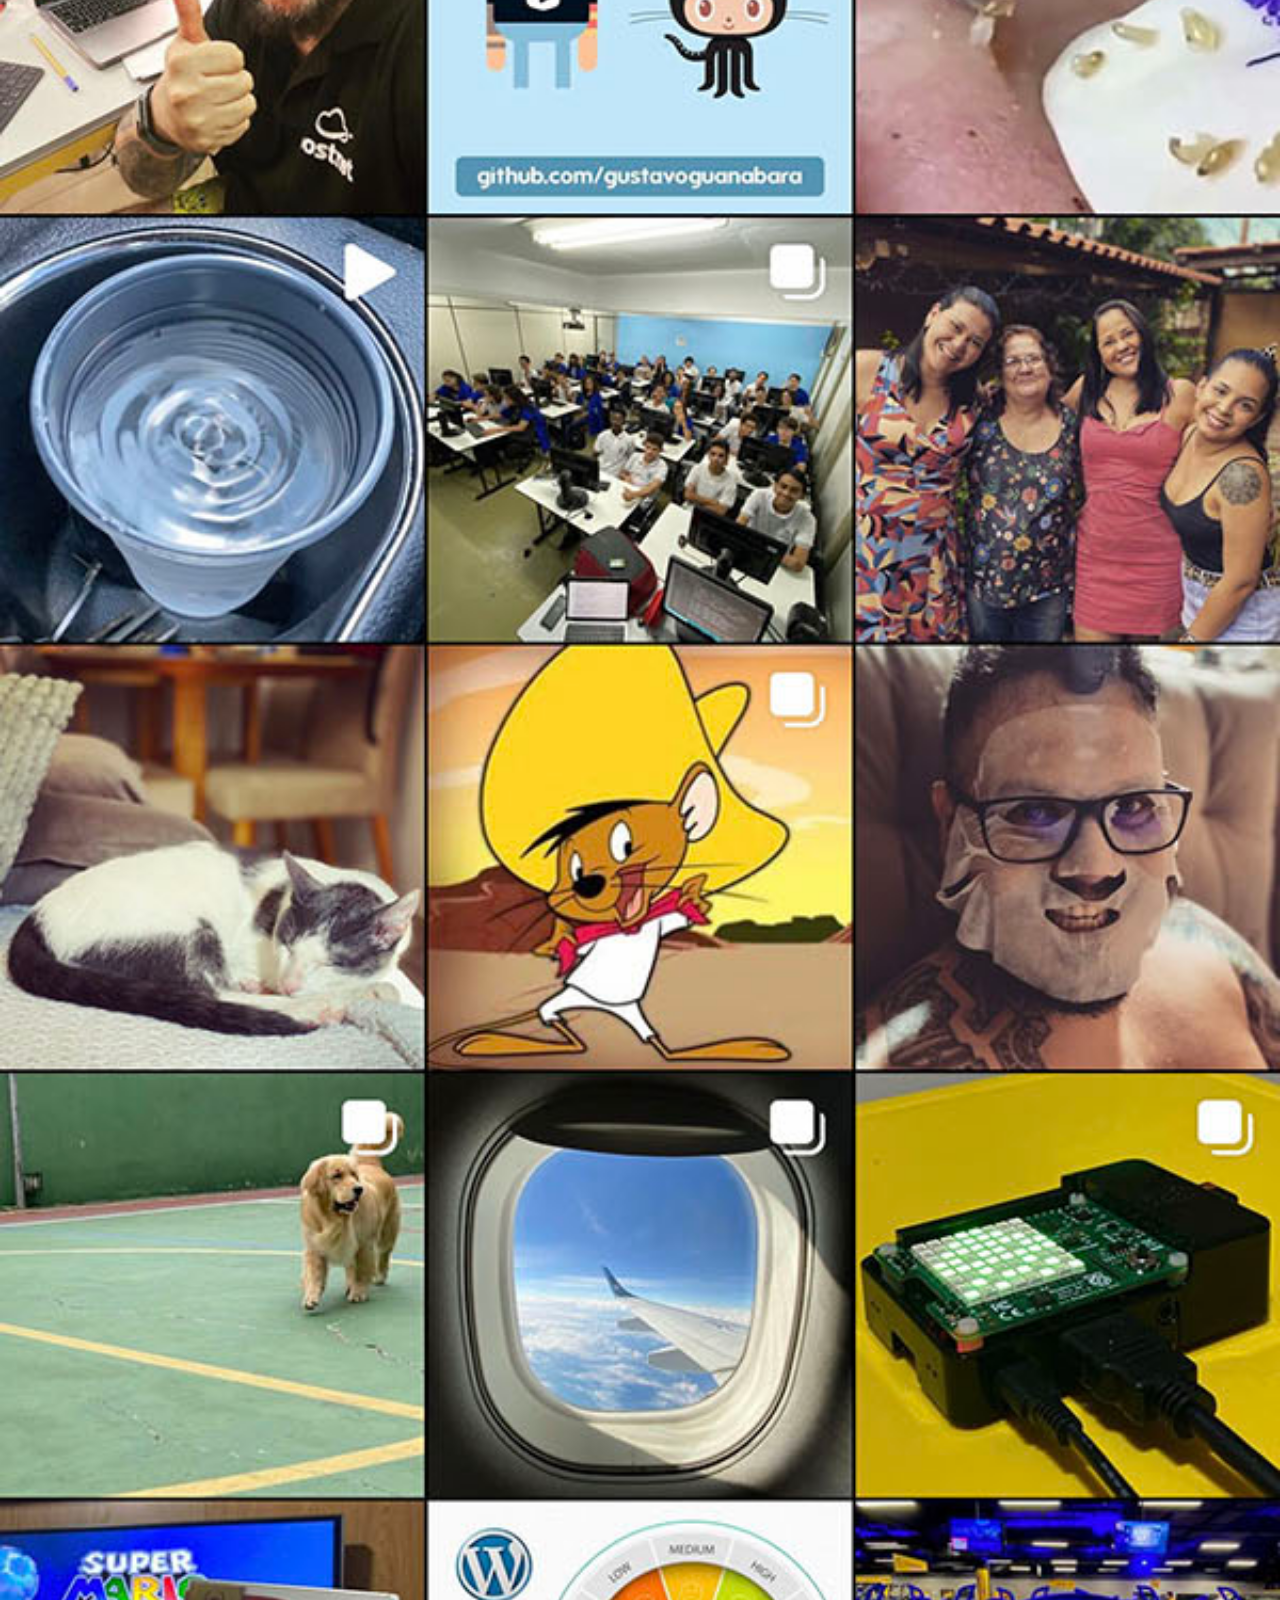
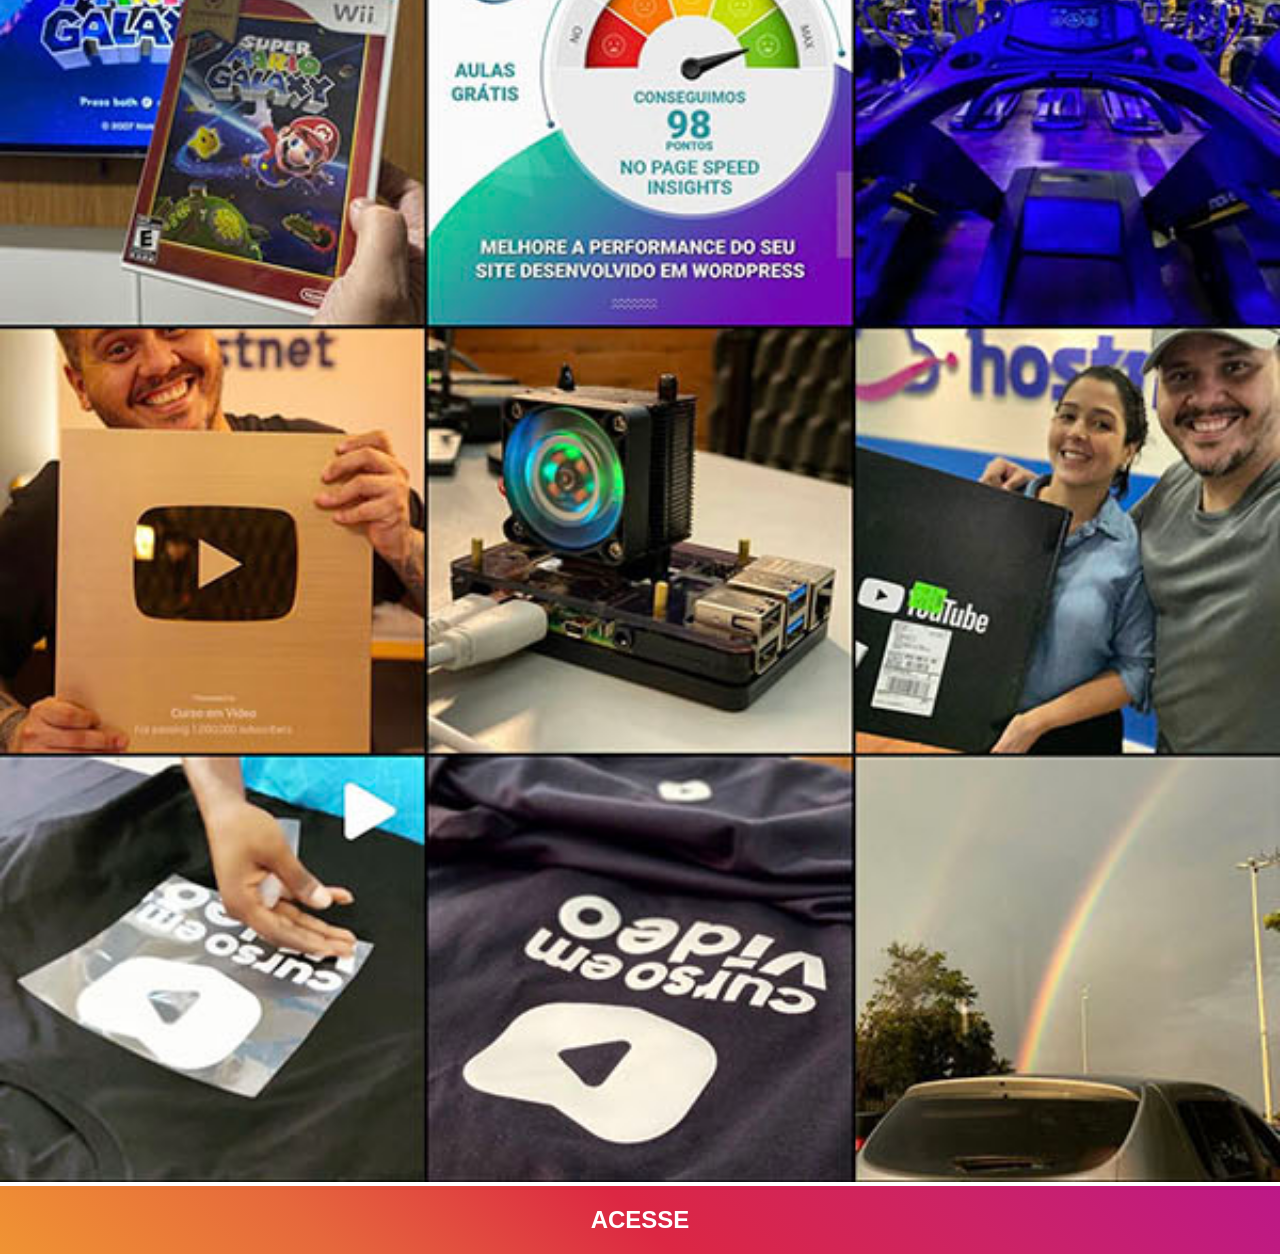
<file: paginas/instagram.html>
<!DOCTYPE html>
<html lang="pt-br">
<head>
    <meta charset="UTF-8">
    <meta name="viewport" content="width=device-width, initial-scale=1.0">
    <title>tela instagram</title>
    <style>
        * {
            margin: 0px;
            padding: 0px;
            font-family: Arial, Helvetica, sans-serif;
        }
        body::-webkit-scrollbar {
            display: none;
        }
        img {
            width: 100%;
        }
        a {
            display: block;
            padding: 20px;
            background-image: linear-gradient(45deg, #f09433 0%, #e6683c 25%, #dc2743 50%, #cc2366 75%, #bc1888 100%);
            font-size: x-large;
            color: white;
            text-align: center;
            font-weight: bold;
            text-decoration: none;
        }
        a:hover {
            background-image: linear-gradient(45deg, #d37a1a 0%, #c44e22 25%, #b5152f 50%, #a3134e 75%, #910c66 100%);
        }
    </style>
</head>
<body>
    <img src="../imagens/tela-instagram.jpg" alt="tela-instagram">
    <a href="https://www.instagram.com/gustavoguanabara/" target="_blank">ACESSE</a>
</body>
</html>
</file>
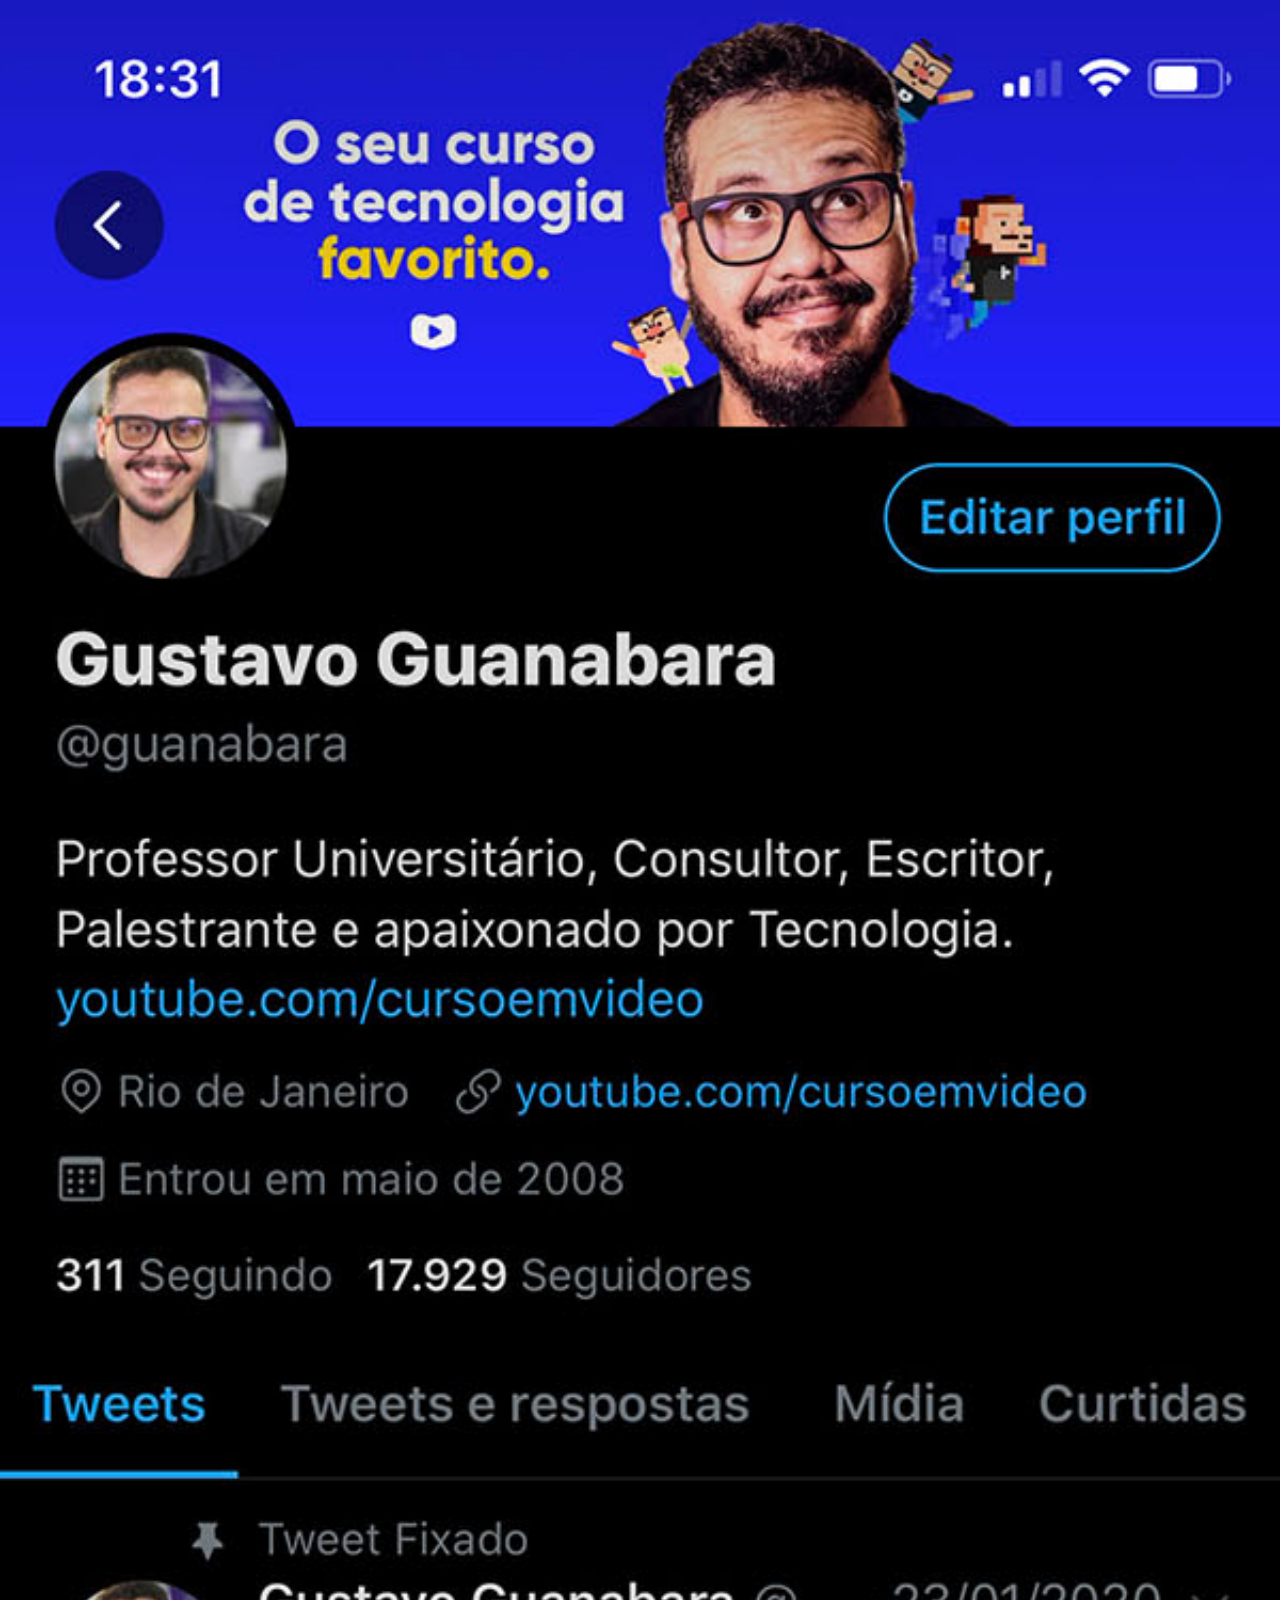
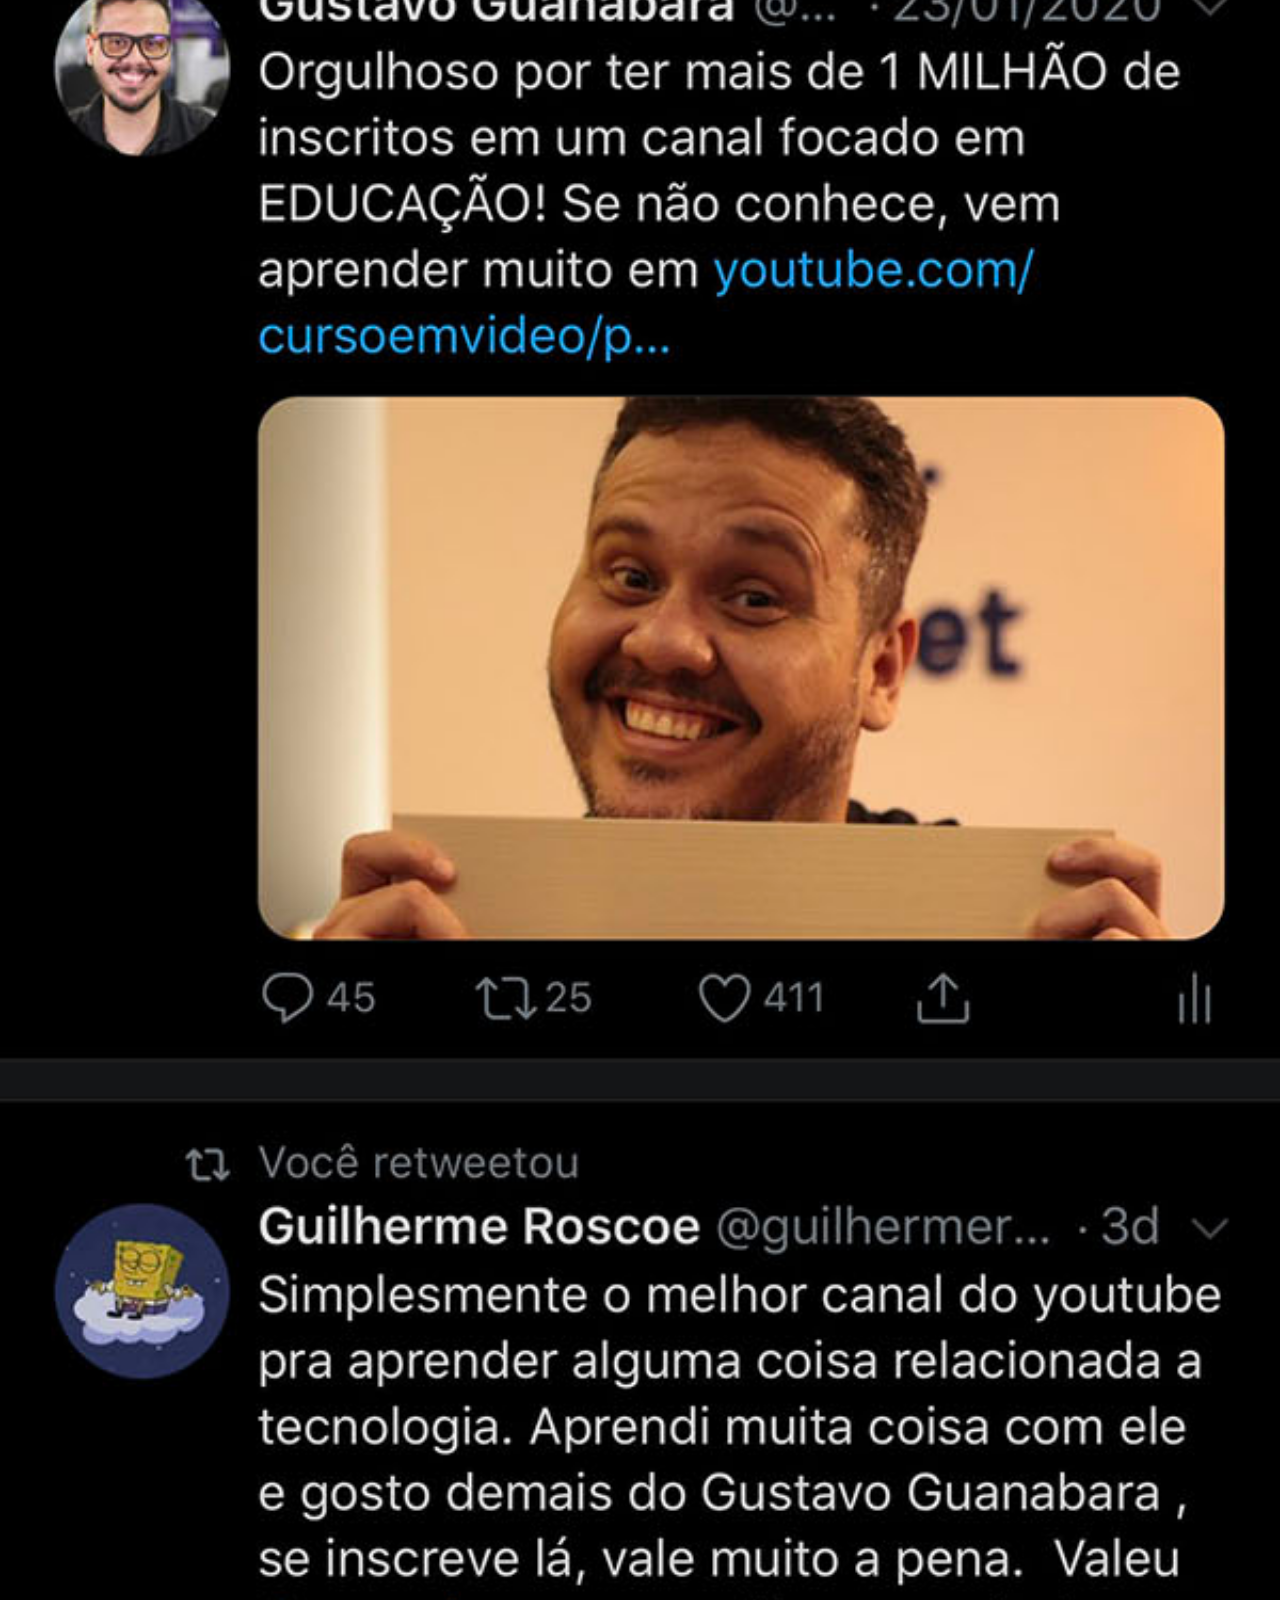
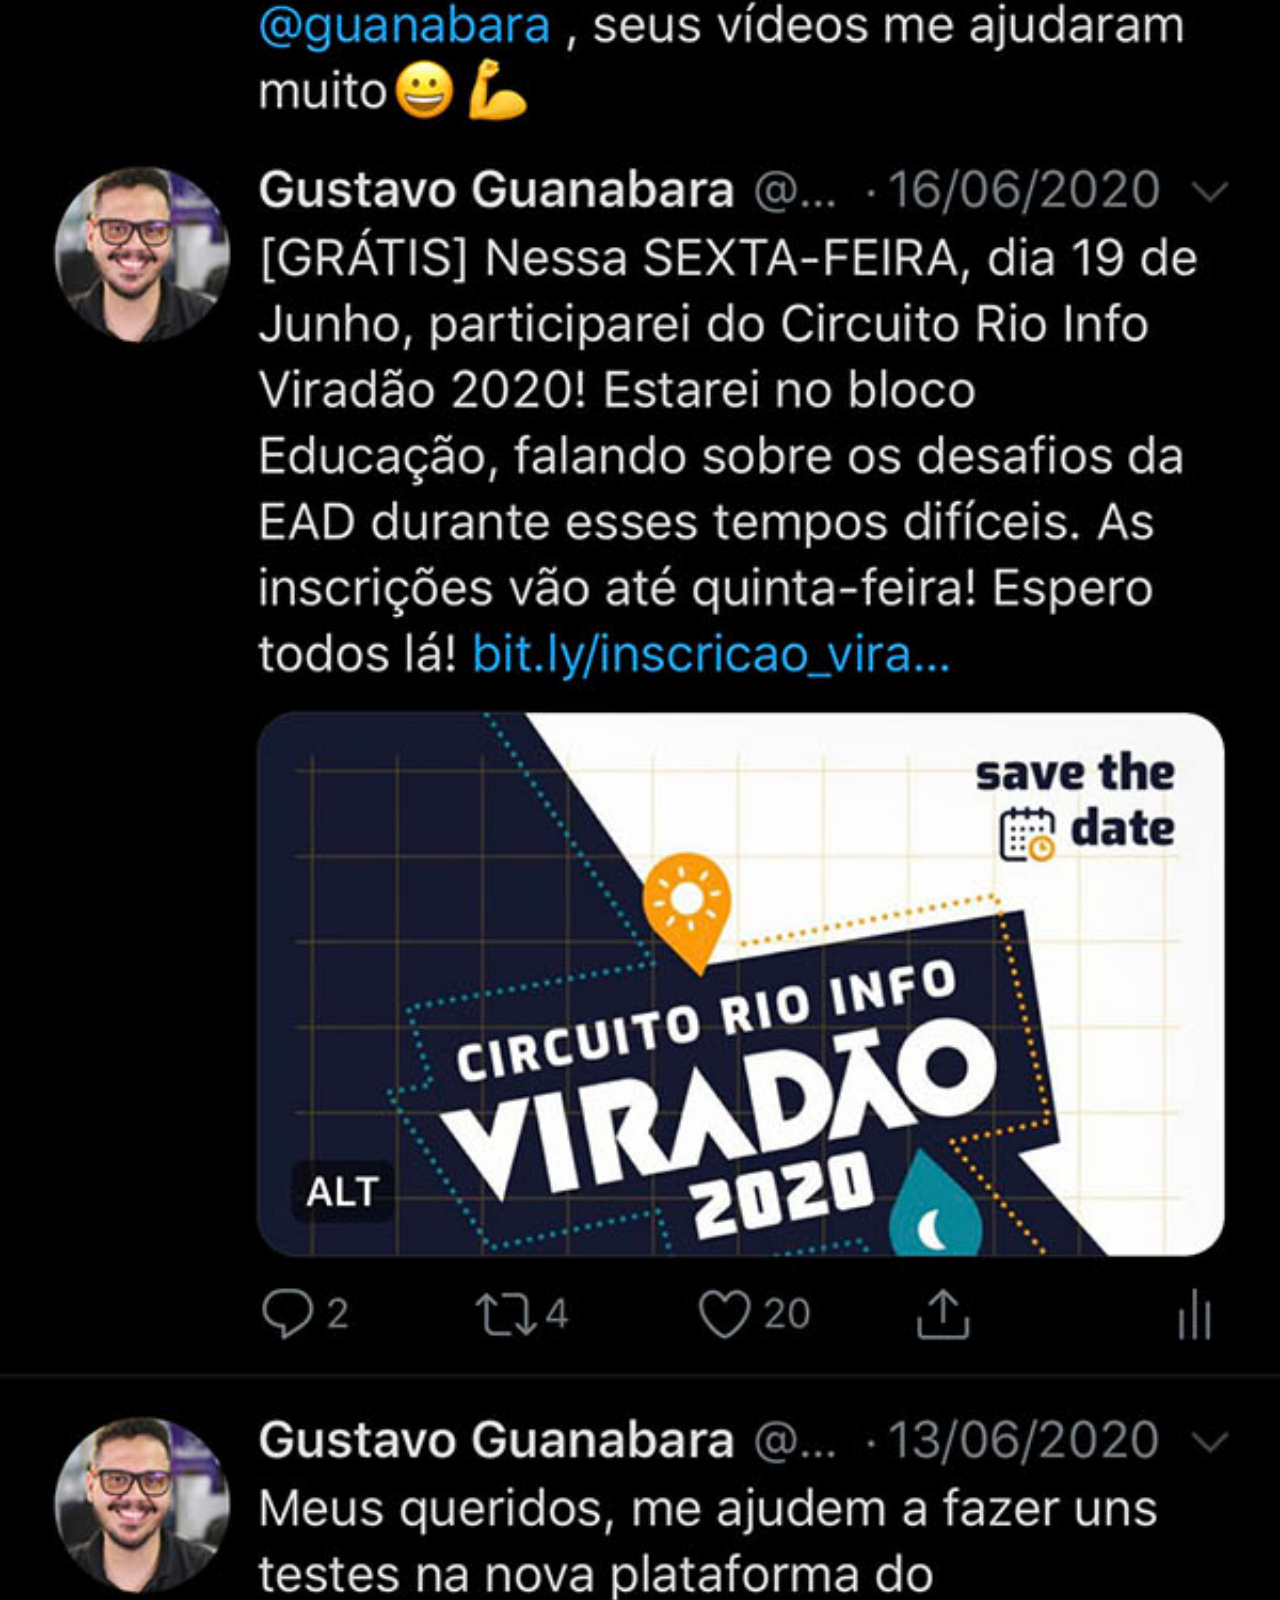
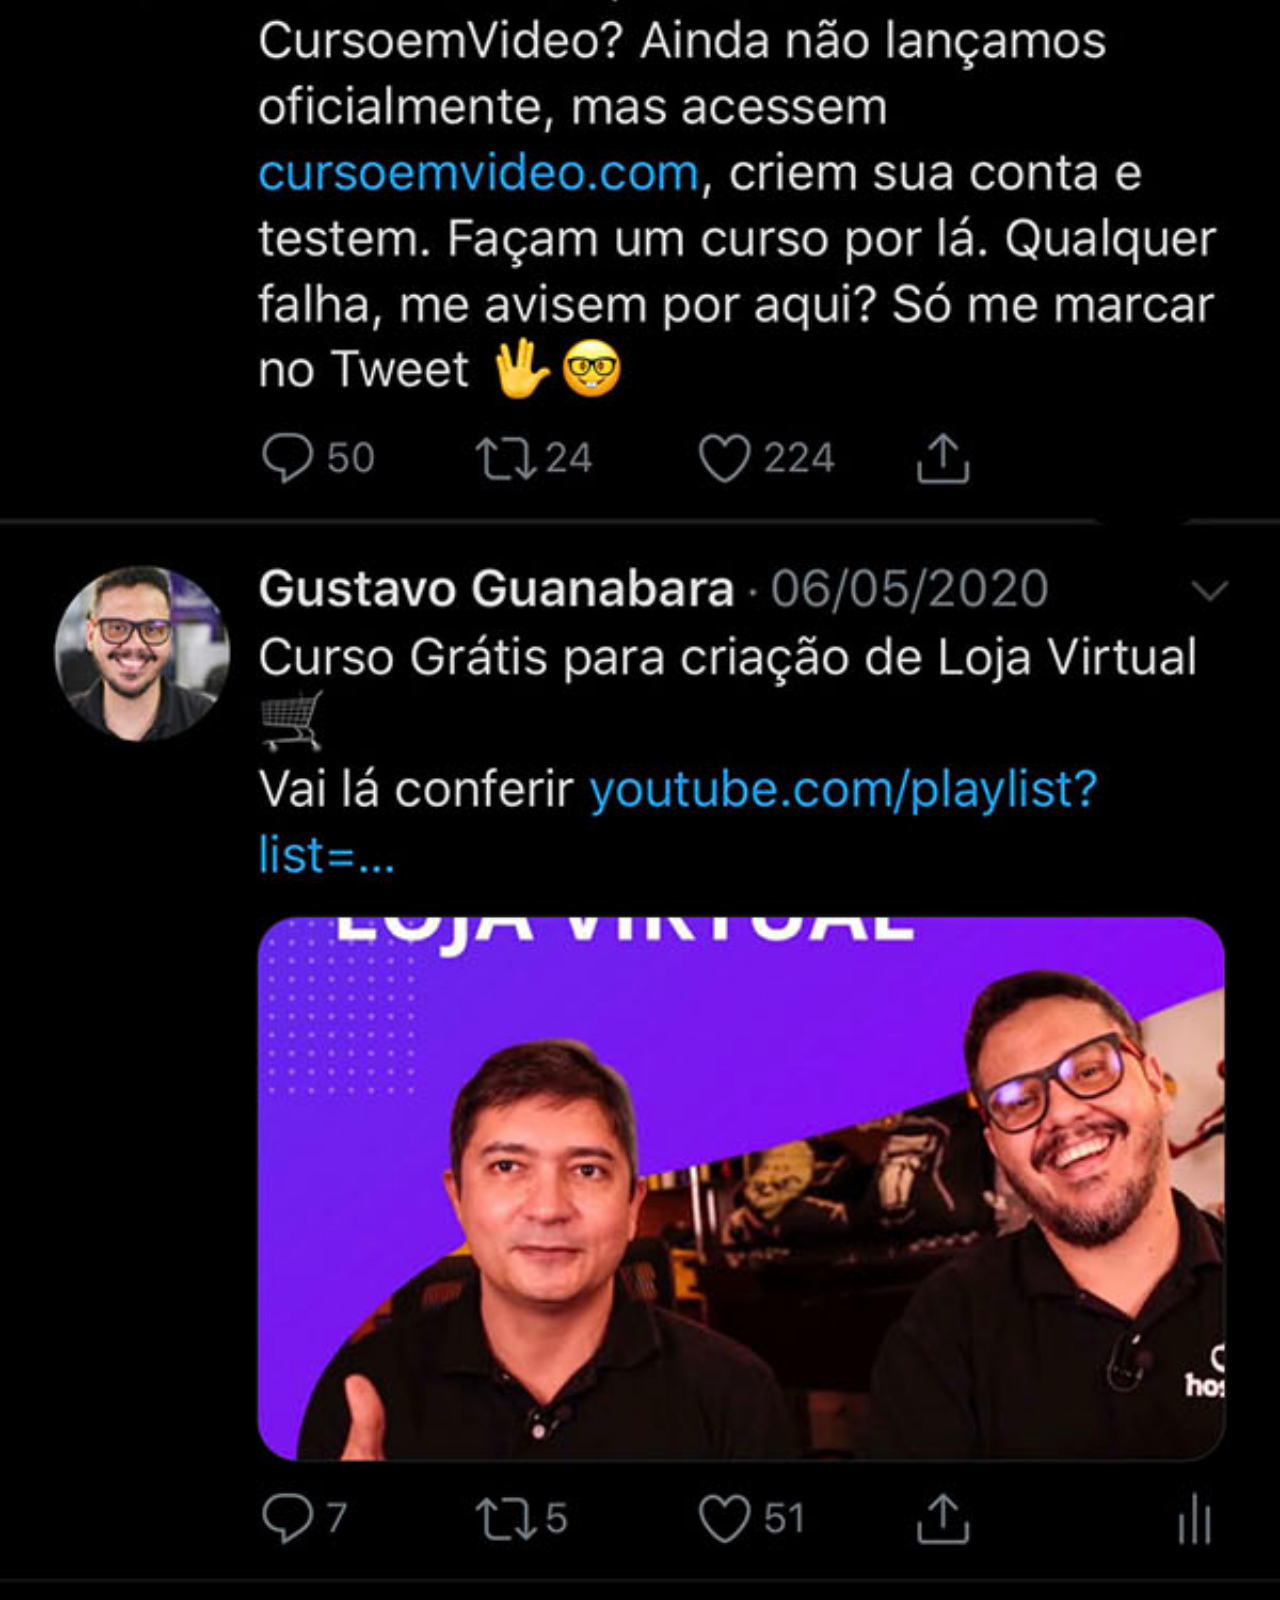
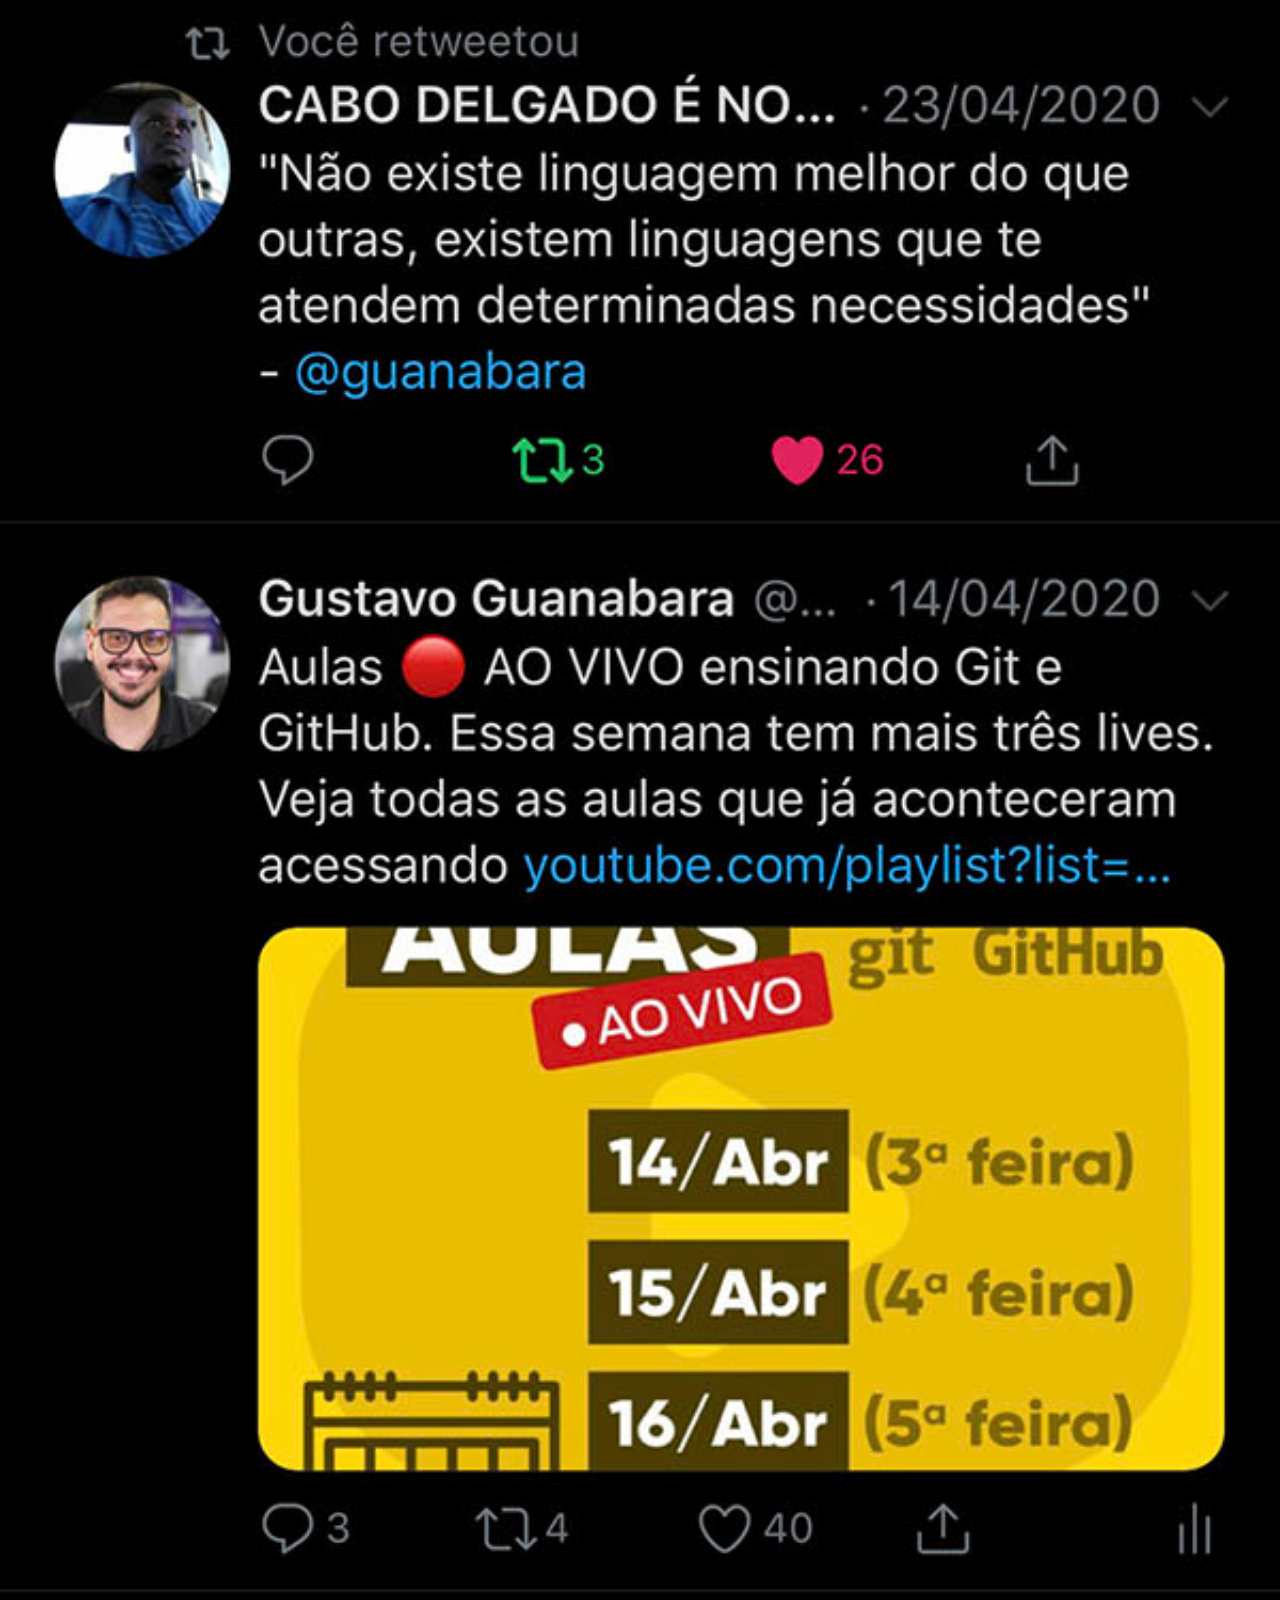
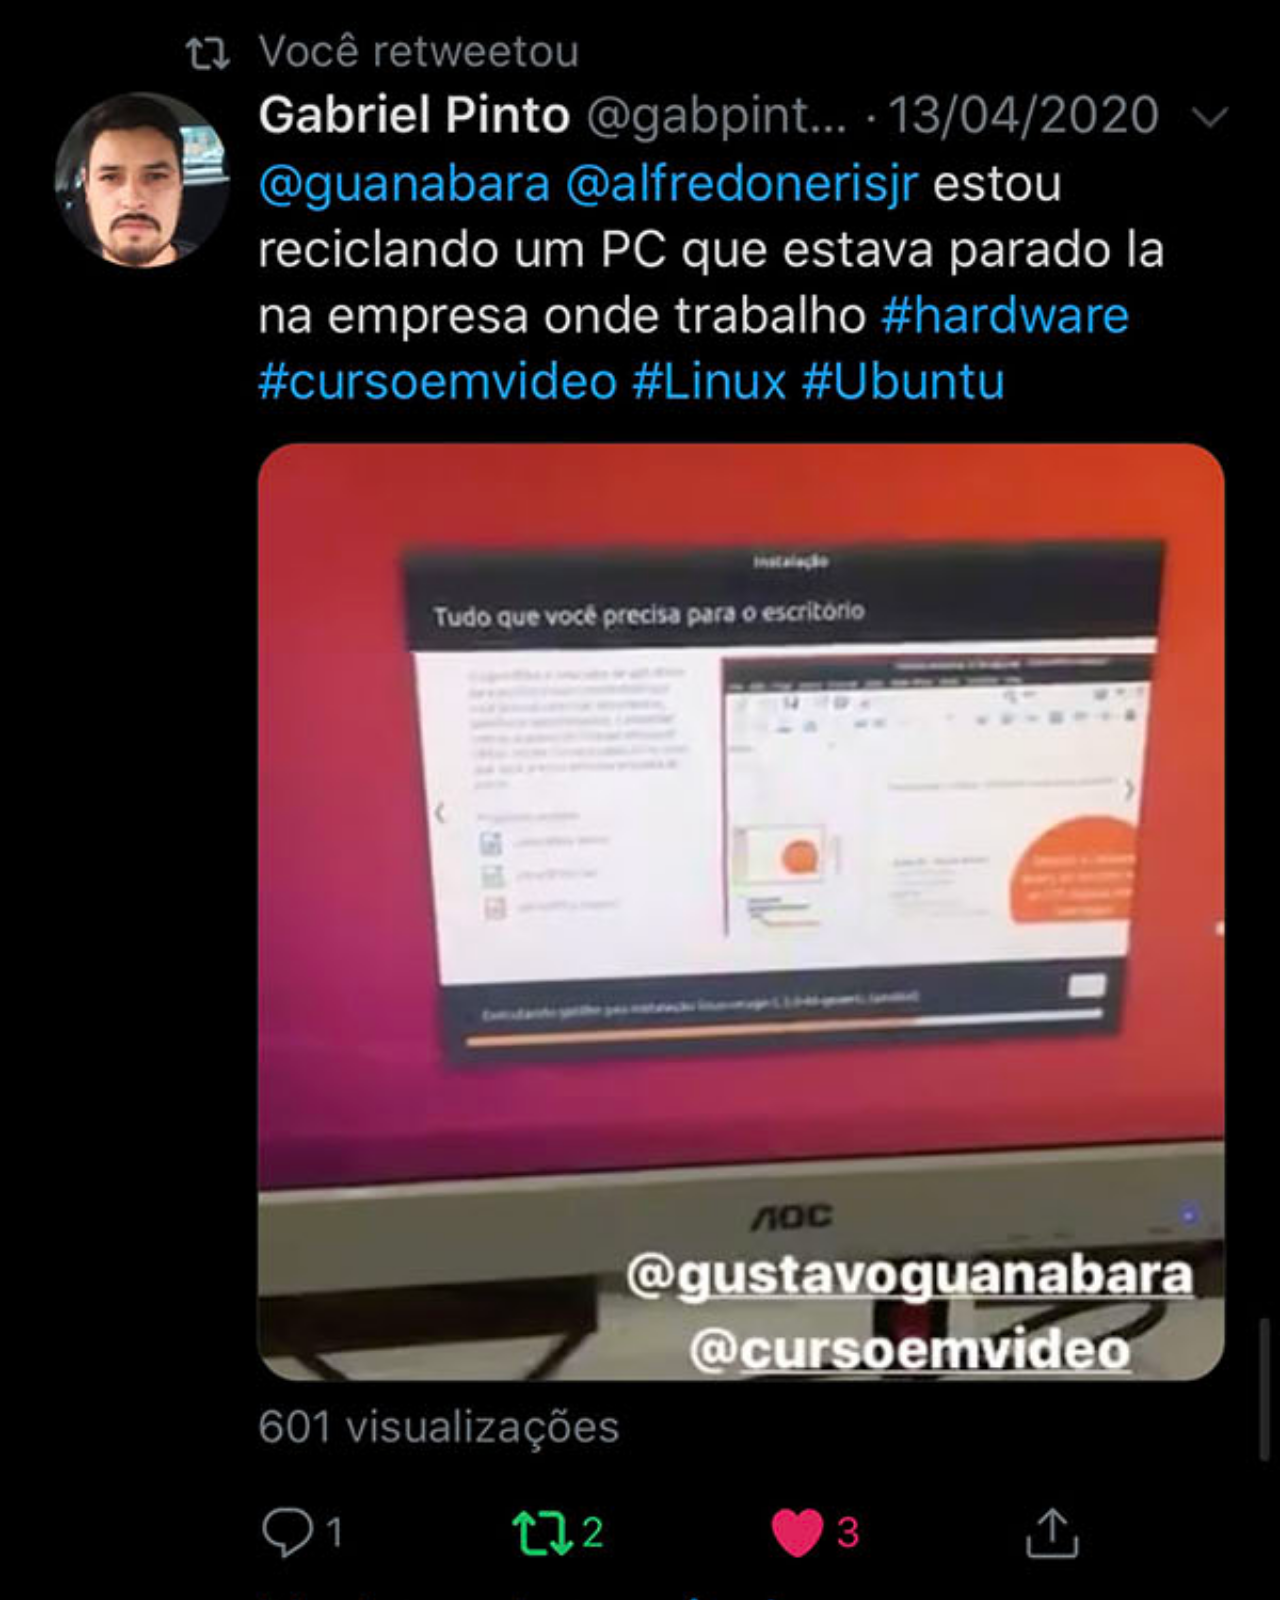
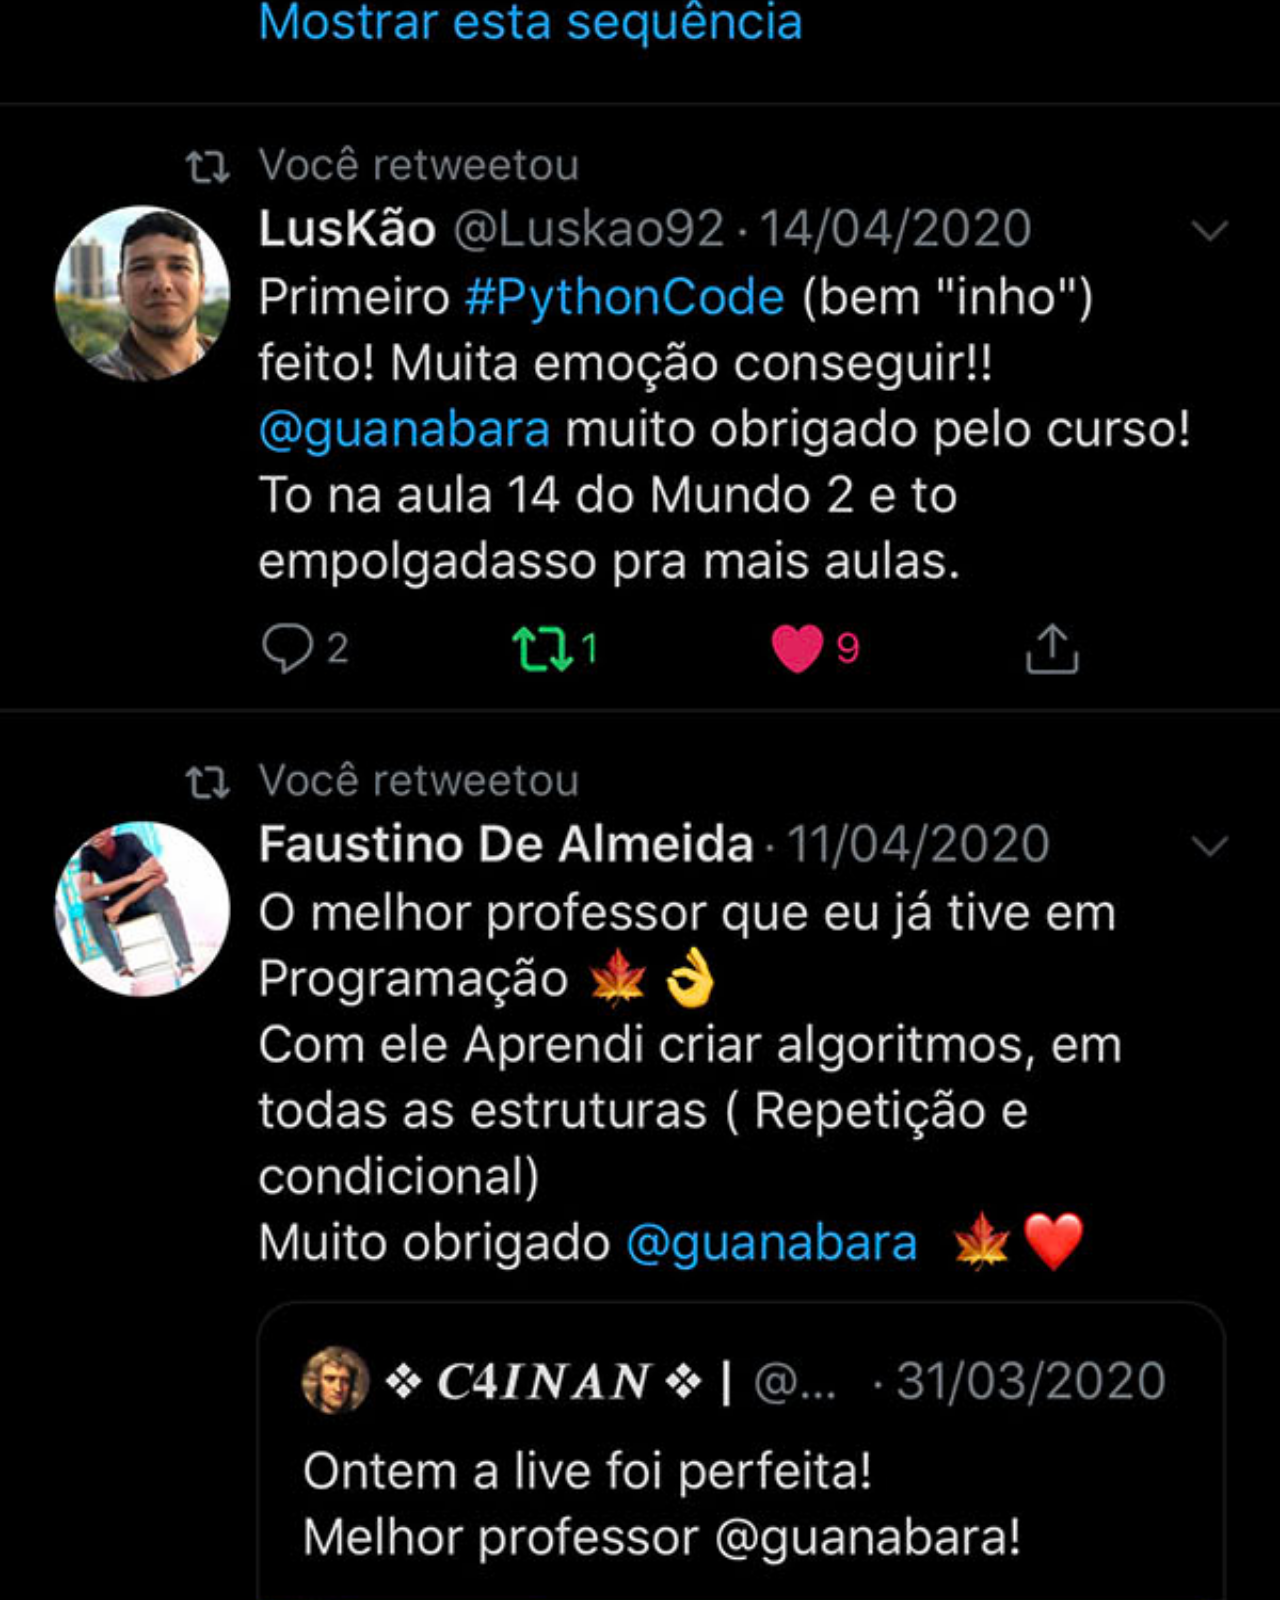
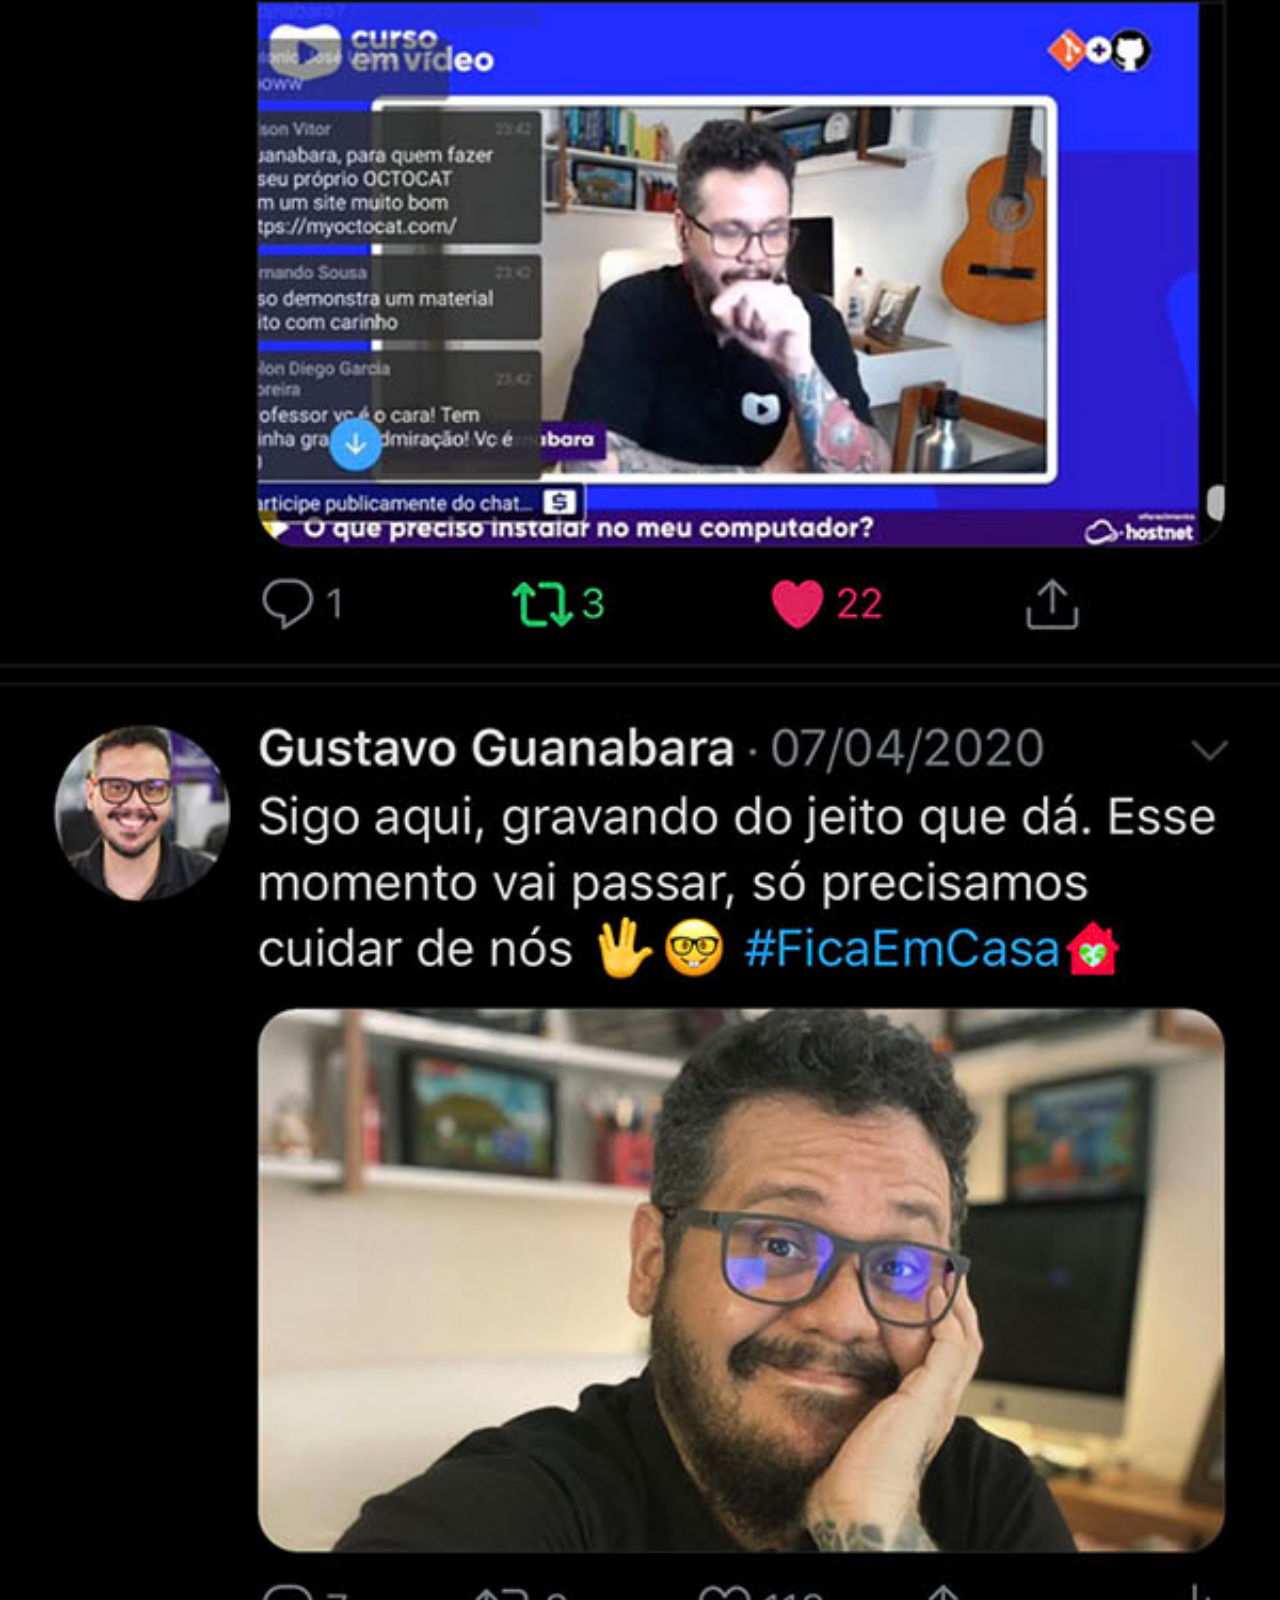
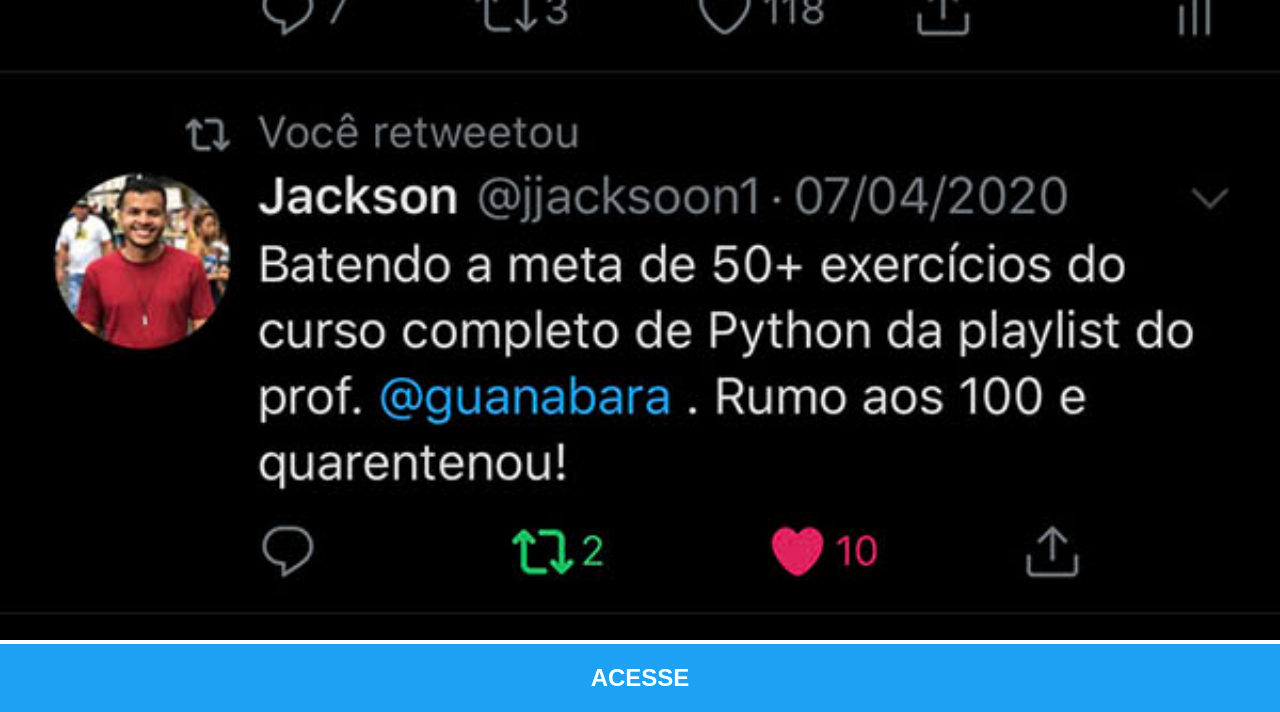
<file: paginas/twitter.html>
<!DOCTYPE html>
<html lang="pt-br">
<head>
    <meta charset="UTF-8">
    <meta name="viewport" content="width=device-width, initial-scale=1.0">
    <title>tela twitter</title>
    <style>
        * {
            margin: 0px;
            padding: 0px;
            font-family: Arial, Helvetica, sans-serif;
        }
        body::-webkit-scrollbar {
            display: None;

        }
        img {
            width: 100%;
            

        }
        a {
            display: block;
            padding: 20px;
            font-size: x-large;
            text-align: center;
            background-color: #1DA1F2;
            text-decoration: none;
            color: white;
            font-weight: bold;
        }
        a:hover {
            background-color: rgba(25, 25, 255, 0.623);
        }
    </style>
</head>
<body>
    <img src="../imagens/tela-twitter.jpg" alt="tela-twitter">
    <a href="https://x.com/guanabara" target="_blank">ACESSE</a>
</body>
</html>
</file>
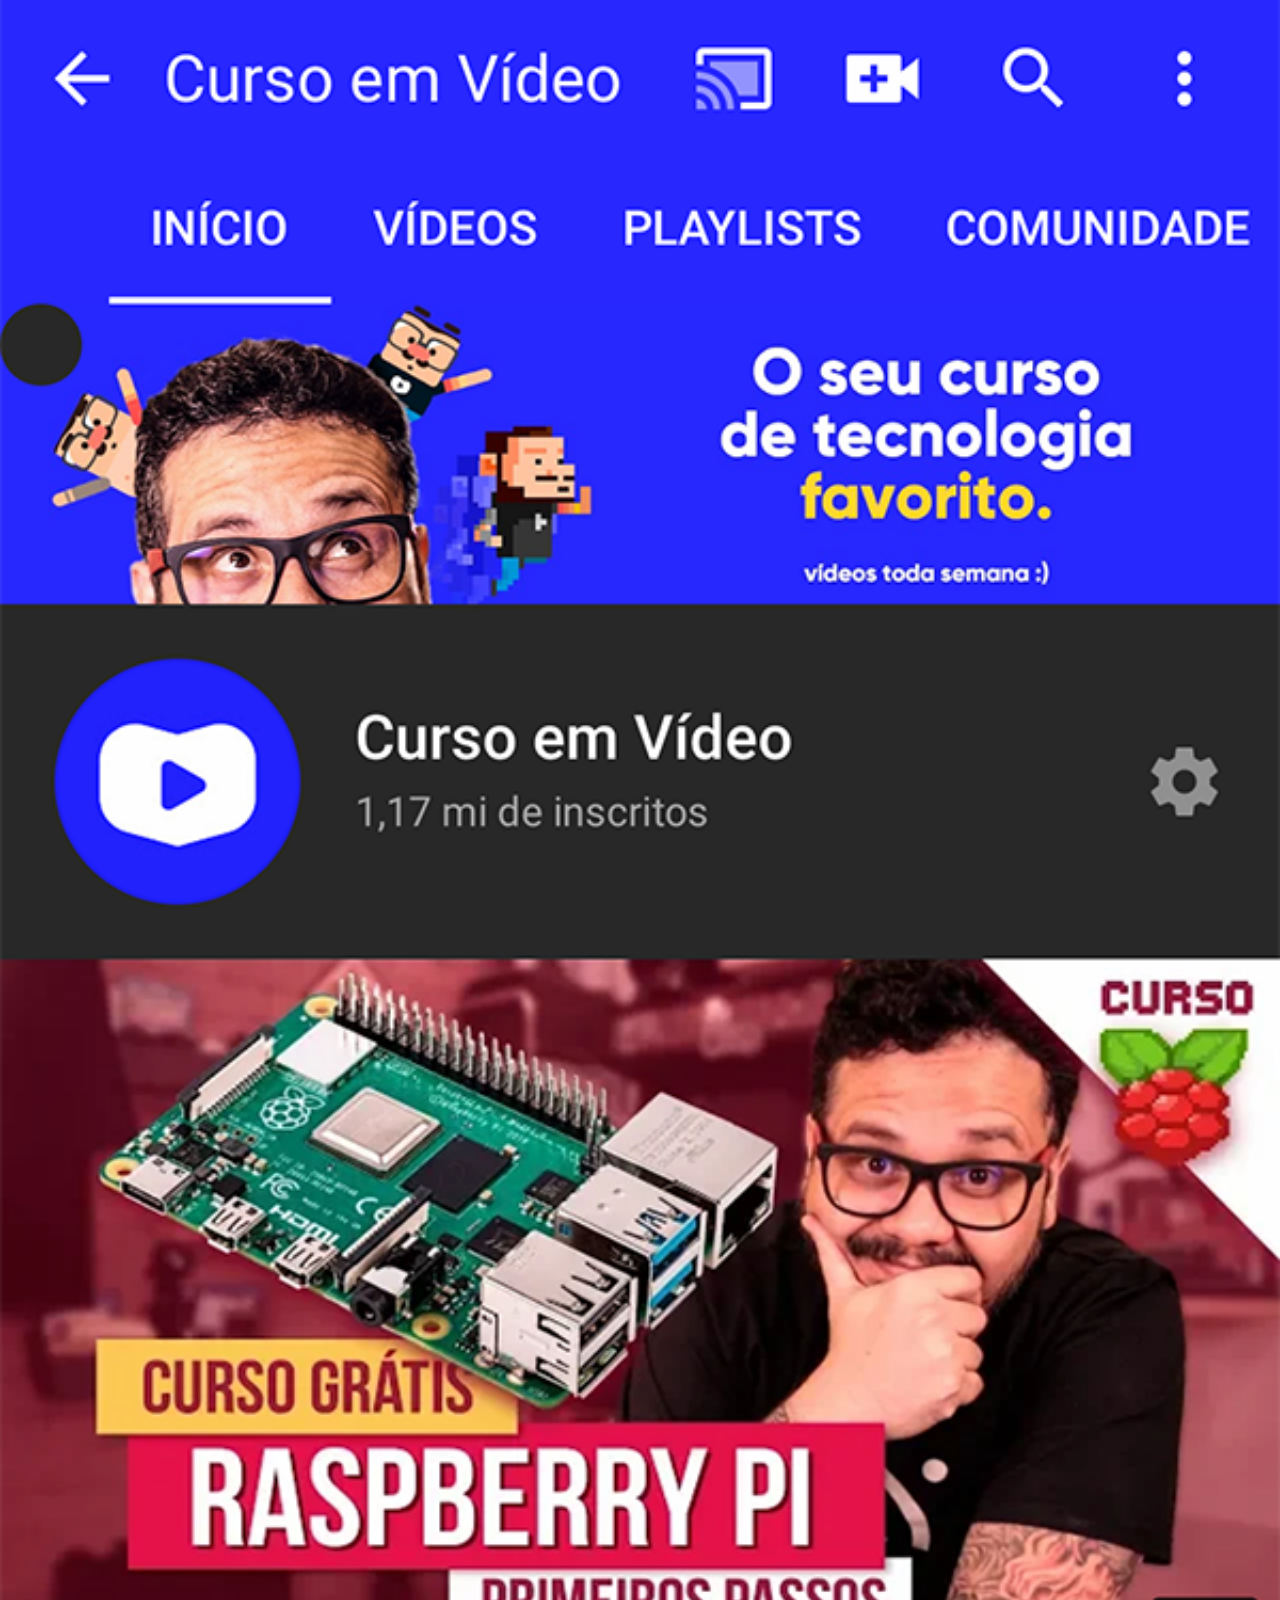
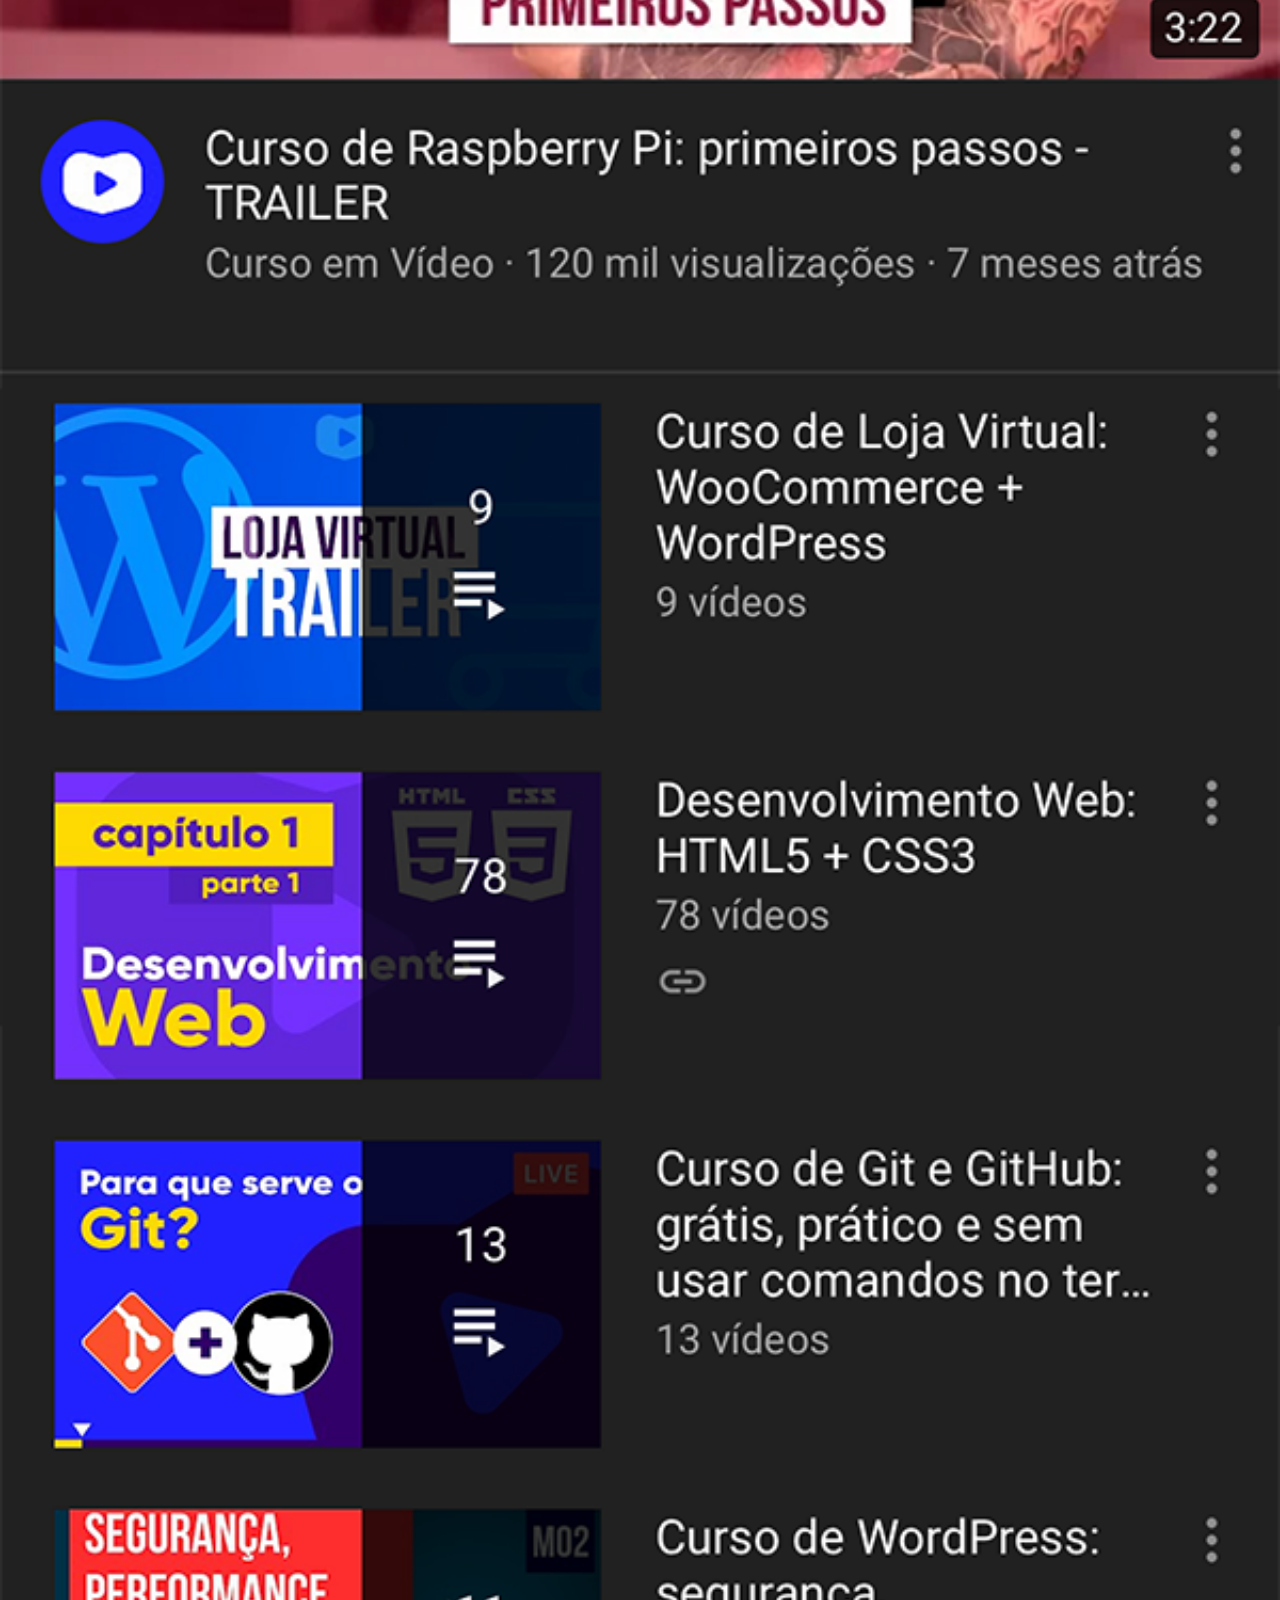
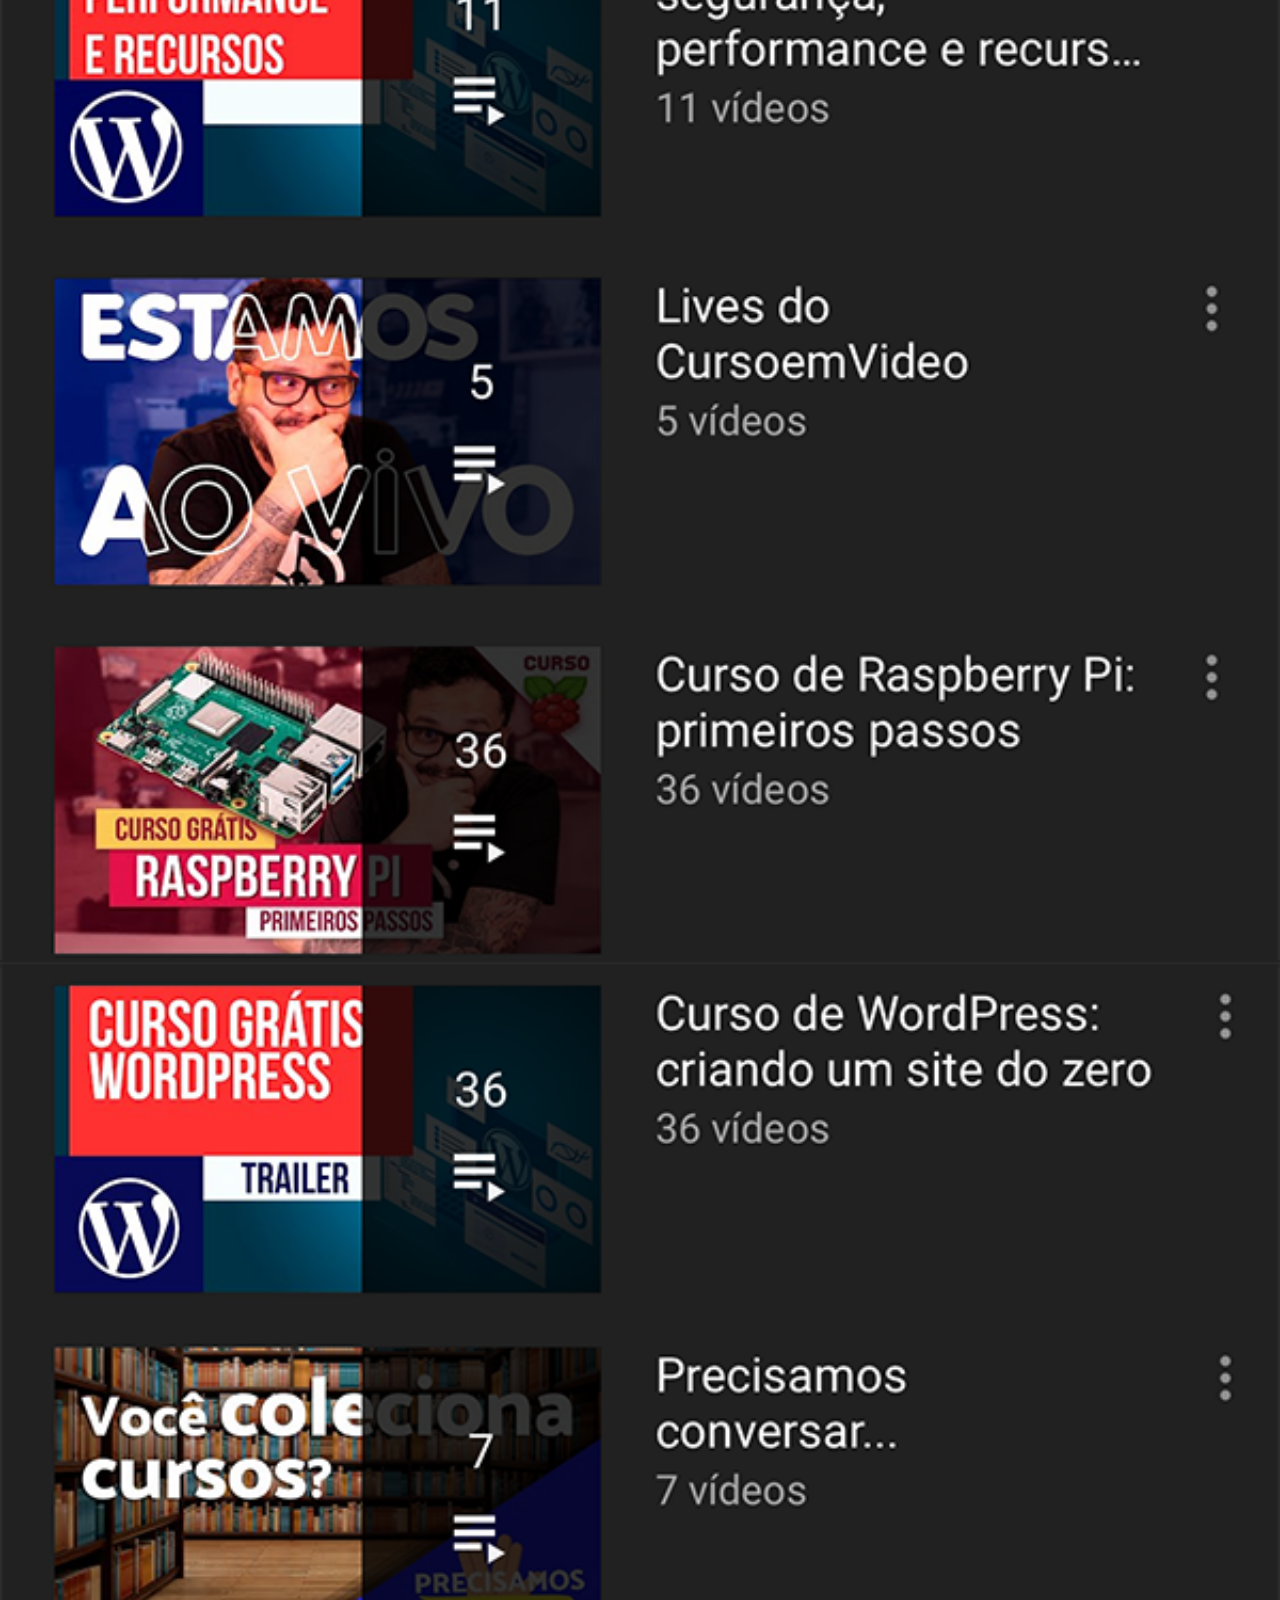
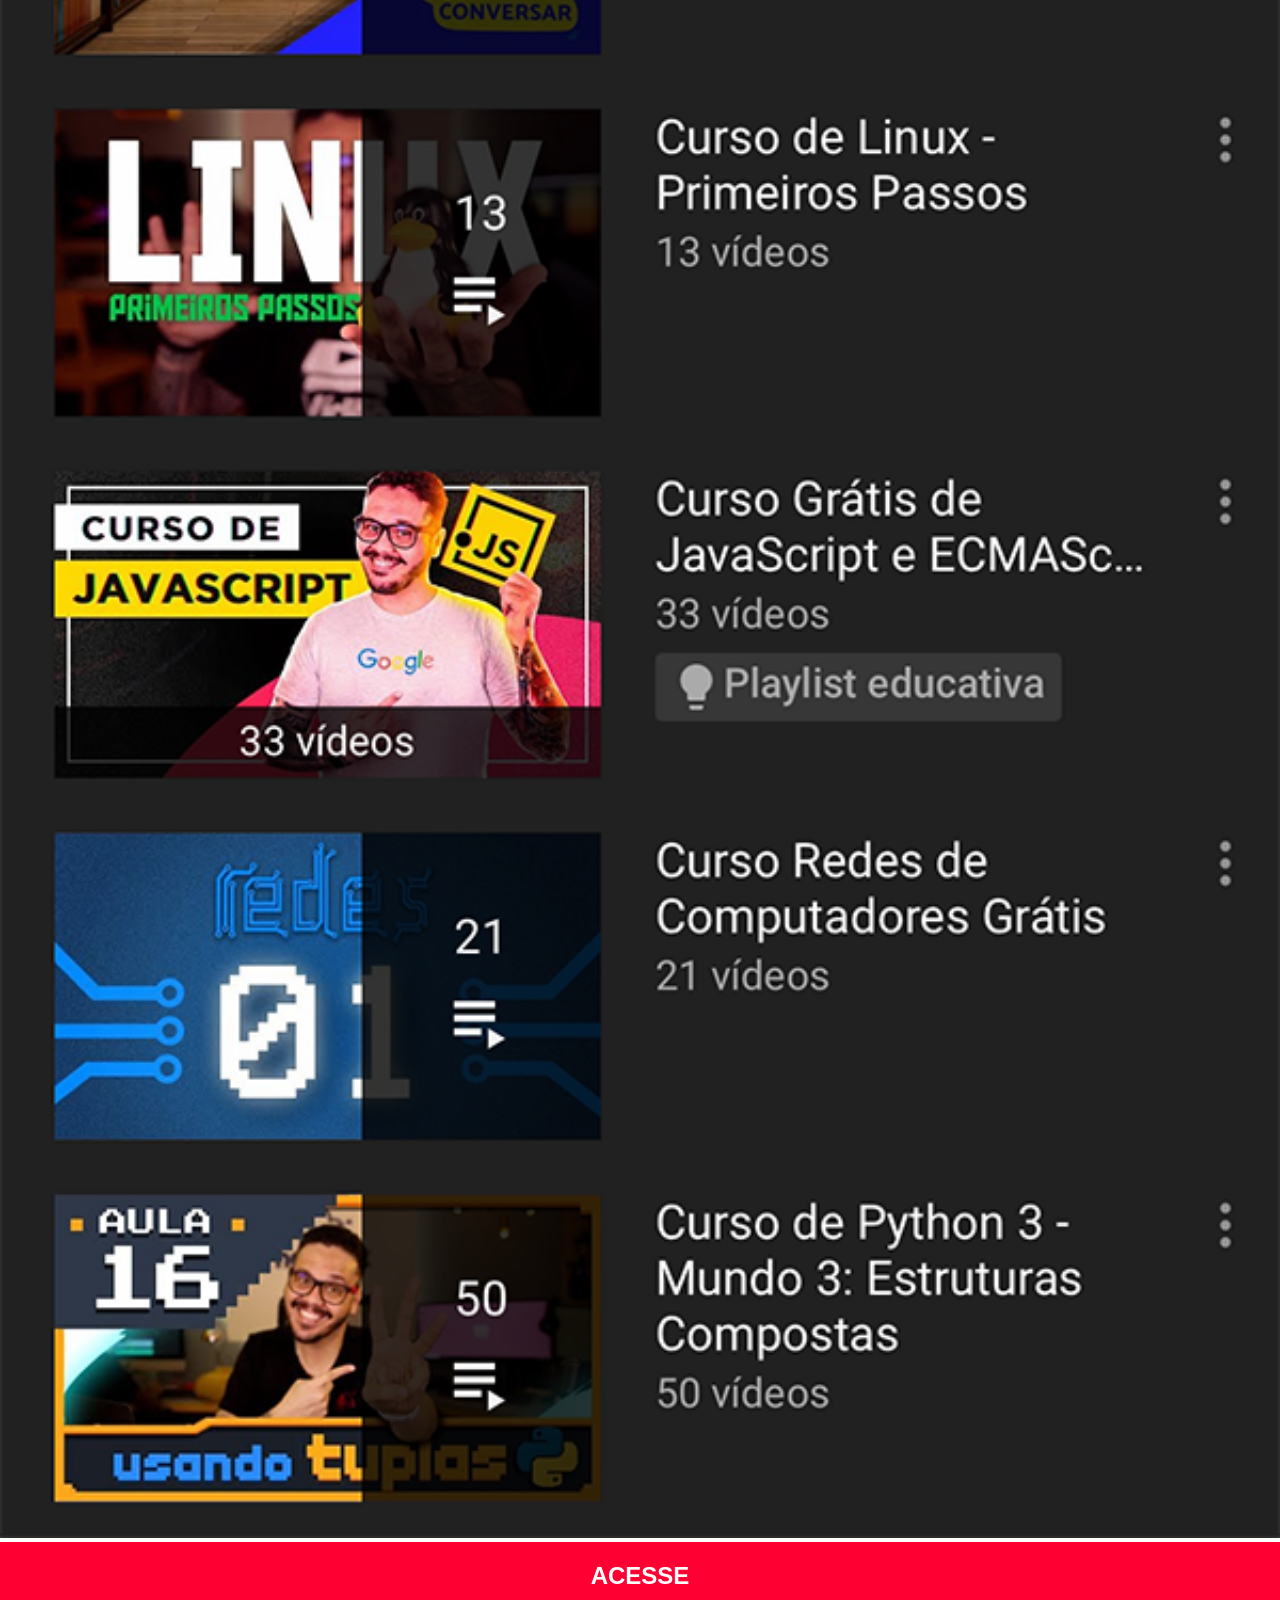
<file: paginas/youtube.html>
<!DOCTYPE html>
<html lang="pt-br">
<head>
    <meta charset="UTF-8">
    <meta name="viewport" content="width=device-width, initial-scale=1.0">
    <title>tela youtube</title>
    <style>
       * {
            margin: 0px;
            padding: 0px;
            font-family: Arial, Helvetica, sans-serif;
        }
        body::-webkit-scrollbar {
            display: None;

        }
        img {
            width: 100%;
            

        }
        a {
            display: block;
            padding: 20px;
            font-size: x-large;
            text-align: center;
            background-color: #FF0033;
            text-decoration: none;
            color: white;
            font-weight: bold;
        }
        a:hover {
            background-color: darkred;
        }
    </style>
</head>
<body>
    <img src="../imagens/tela-youtube.png" alt="tela-youtube">
    <a href="https://www.youtube.com/c/CursoemV%C3%ADdeo" target="_blank">ACESSE</a>
</body>
</html>
</file>
<file: estilos/styles.css>
@charset "utf-8";

* {
    margin: 0px;
    padding: 0px;
    font-family: Arial, Helvetica, sans-serif;
}

html,body {
    height: 100vh;
    width: 100vw;
}
body {
    background-image: url('../imagens/fundo-madeira.jpg');
    background-repeat: no-repeat;
    background-position: center center;
    background-attachment: fixed;
    background-size: cover;
}

main {
    position: relative;
    height: 100vh;
}

section#iphone {
    position: absolute;
    top: 50%;
    left: 50%;
    transform: translate(-50%,-50%);
    height: 627px;
    width: 311px;
    background-image: url('../imagens/frame-iphone.png');
    background-repeat: no-repeat;
}
iframe#tela {
    position: relative;
    top: 80px;
    left: 22px;
    width: 269px;
    height: 471px;
}
section#social {
    position: absolute;
    top: 2%;
    right: 1%;
    display: flex;
    flex-direction: column;
    box-sizing: border-box;
 
}
section#social > a img {
    margin-bottom: 20px;
    width: 50px;
    height: 50px;
    border-radius: 50%;
    border: 2px solid transparent;
    transition: 0.5s;
    box-shadow: 0px 0px 10px black;
}
section#social > a img:hover {
    transform: translateY(-5px) translateX(-10px);
    border-color: lavender;
    box-shadow: 0px 0px 10px black;
}
section#social > a img#home {
    margin-bottom: 30px;
}
</file>
